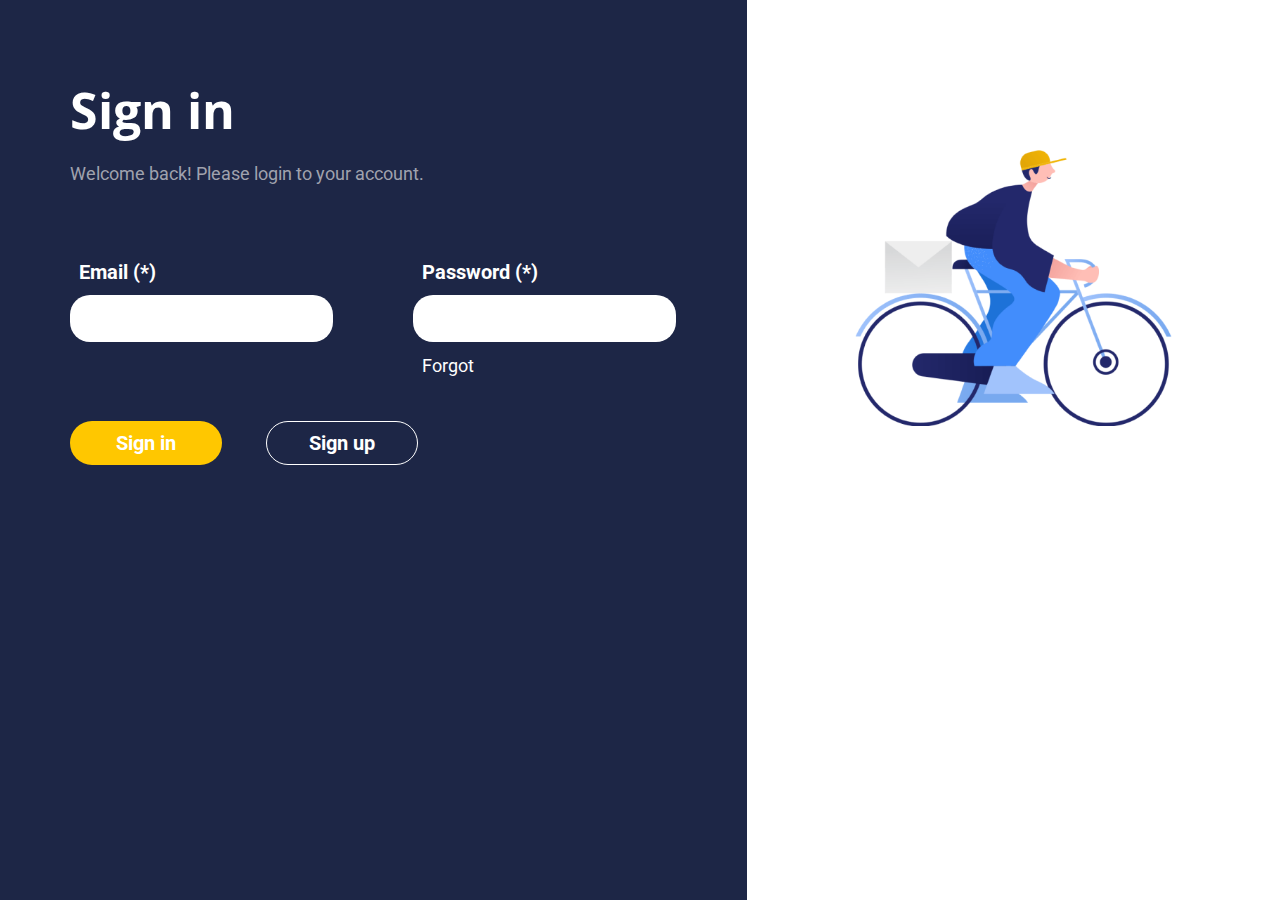
<file: bài 5/index.html>
<!DOCTYPE html>
<html lang="en">
  <head>
    <meta charset="UTF-8" />
    <meta http-equiv="X-UA-Compatible" content="IE=edge" />
    <meta name="viewport" content="width=device-width, initial-scale=1.0" />
    <title>Sign up</title>
    <!--  -->

    
    <link rel="stylesheet" href="style.css" />
    <link rel="shortcut icon" href="favicon.png" type="image/x-icon" />
  </head>
  <body>
    <div class="app">
      <div class="wrapper-left">
        <form action="">
          <h1 class="title">Sign in</h1>
          <p class="welcome">Welcome back! Please login to your account.</p>
          <div class="wrapper-input">
            <div class="form-gr email">
              <label for="">Email (*)</label>
              <input type="email" name="" id="" />
            </div>
            <div class="form-gr password">
              <label for="">Password (*)</label>
              <input type="text" name="" id="" />
              <a class="forgot-password">Forgot</a>
            </div>
          </div>
          
          <div class="wrapper-button">
            <button class="btn sign-in">Sign in</button>
            <button class="btn sign-up"> Sign up</button>
          </div>
        </form>
      </div>
      <div class="wrapper-right">
        <img src="./signup-background.png" alt="" />
      </div>
    </div>
  </body>
</html>
</file>
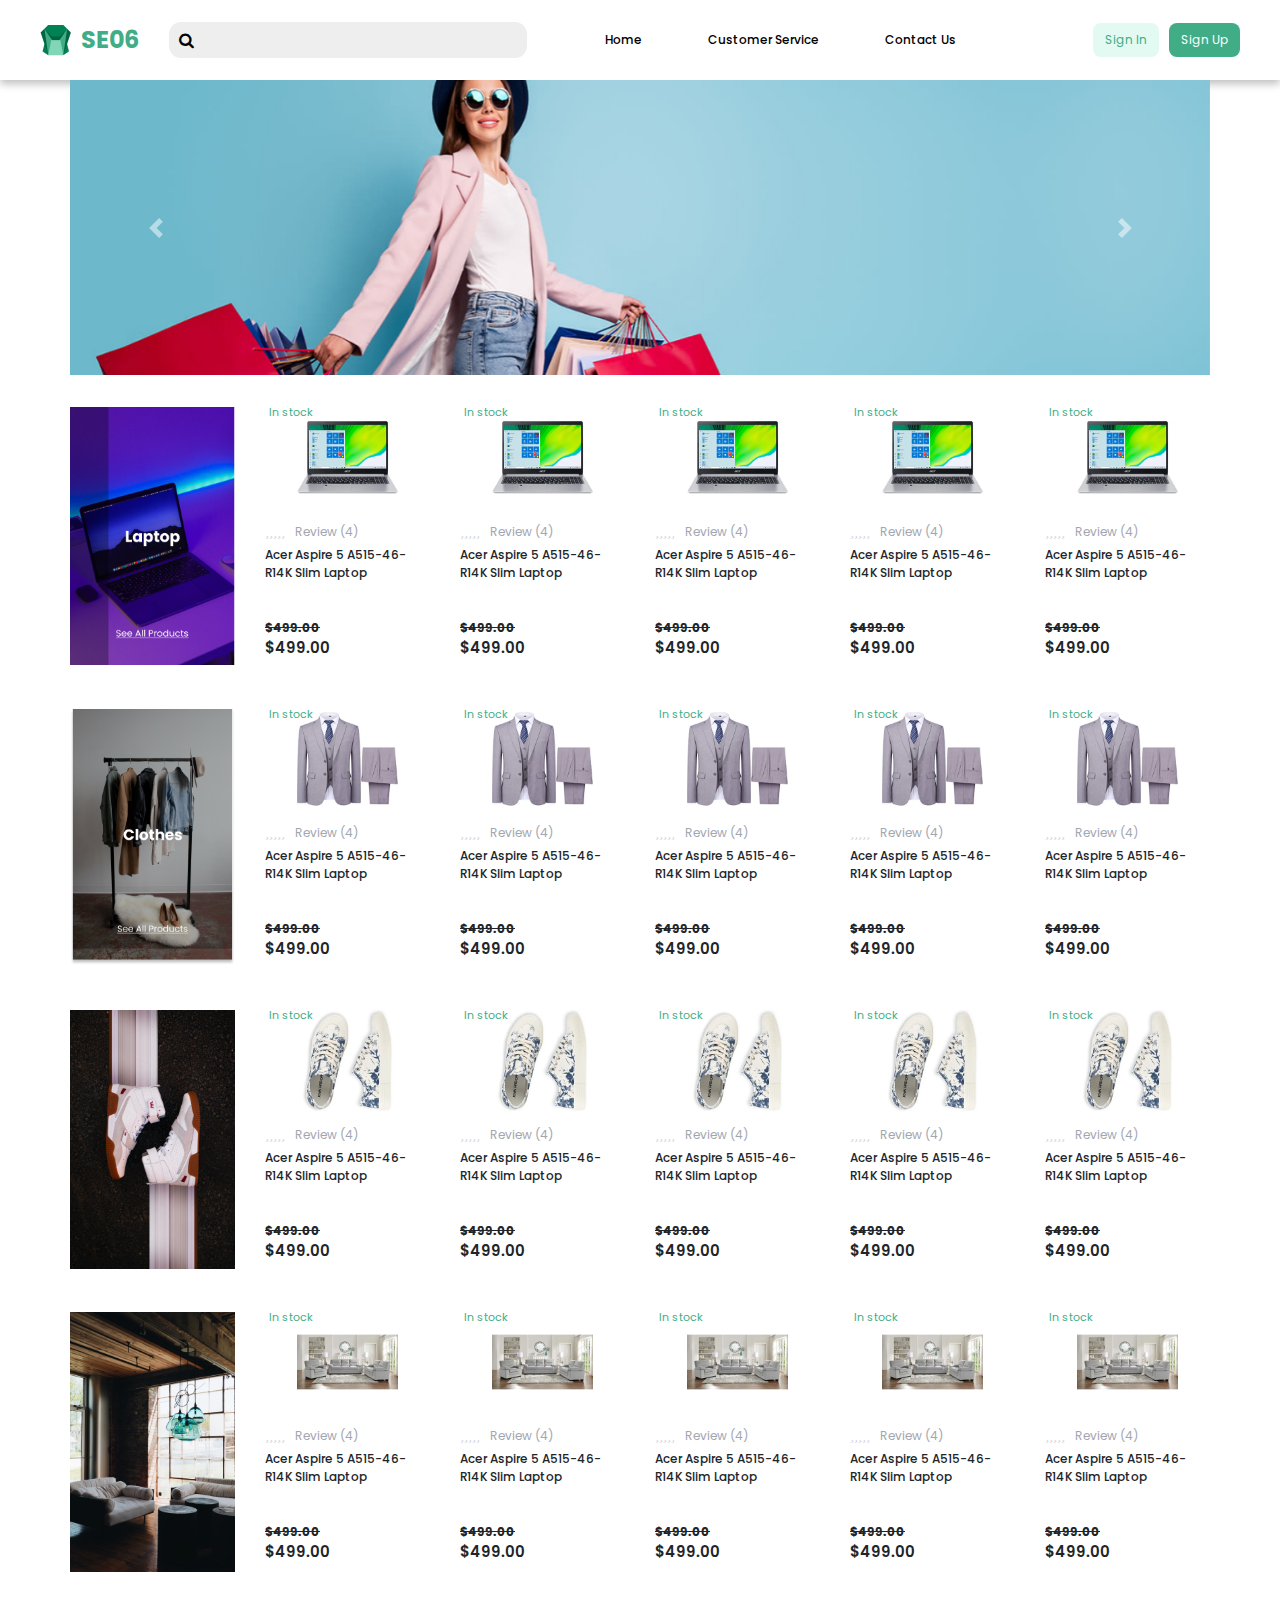
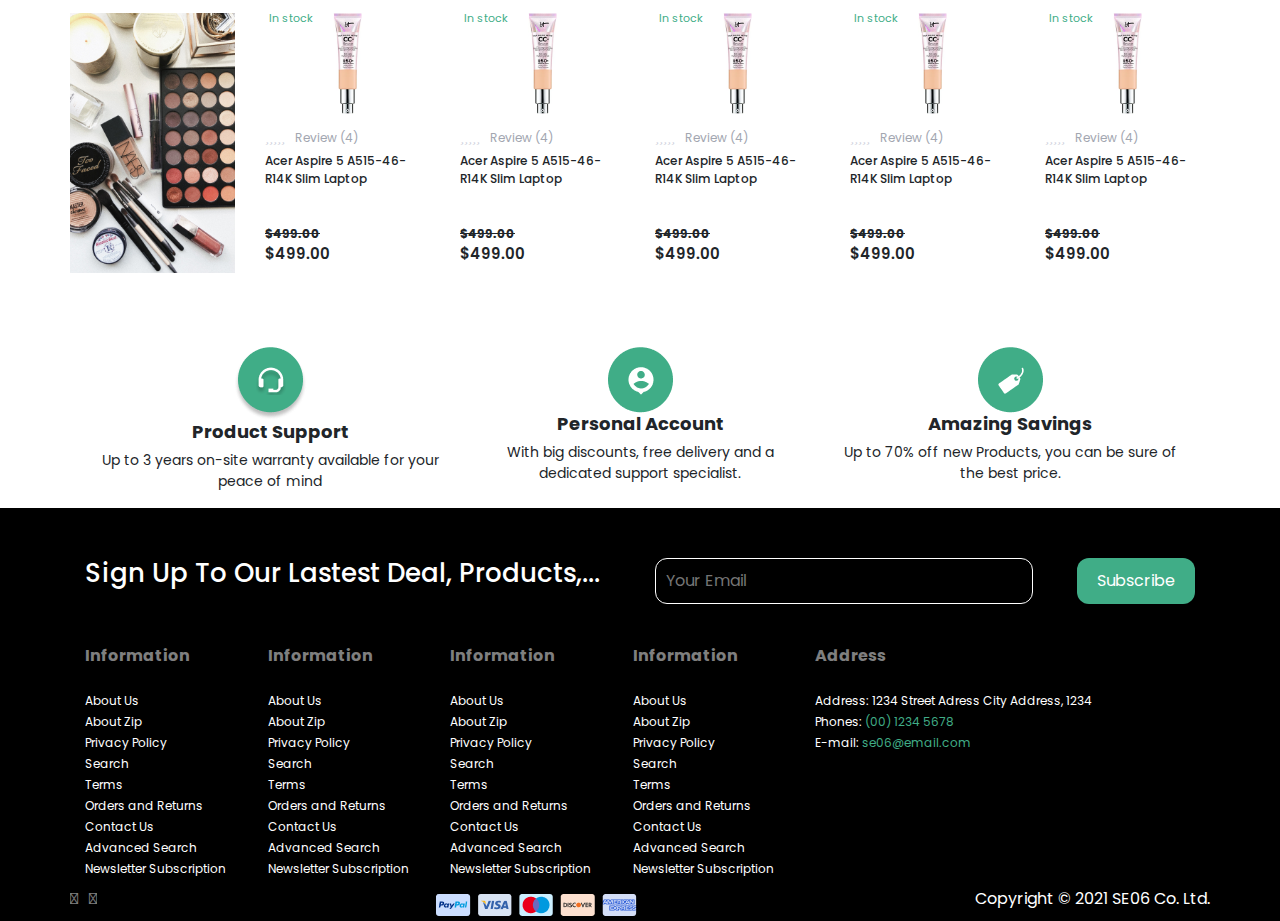
<file: bài 7/index.html>
<!DOCTYPE html>
<html lang="en">

<head>
    <meta charset="UTF-8">
    <meta http-equiv="X-UA-Compatible" content="IE=edge">
    <meta name="viewport" content="width=device-width, initial-scale=1.0">
    <title>Bài 7</title>
    <!-- CDN BS4 -->
    <link rel="stylesheet" href="https://maxcdn.bootstrapcdn.com/bootstrap/4.0.0/css/bootstrap.min.css"
        integrity="sha384-Gn5384xqQ1aoWXA+058RXPxPg6fy4IWvTNh0E263XmFcJlSAwiGgFAW/dAiS6JXm" crossorigin="anonymous">
    <script src="https://code.jquery.com/jquery-3.2.1.slim.min.js"
        integrity="sha384-KJ3o2DKtIkvYIK3UENzmM7KCkRr/rE9/Qpg6aAZGJwFDMVNA/GpGFF93hXpG5KkN"
        crossorigin="anonymous"></script>
    <script src="https://cdnjs.cloudflare.com/ajax/libs/popper.js/1.12.9/umd/popper.min.js"
        integrity="sha384-ApNbgh9B+Y1QKtv3Rn7W3mgPxhU9K/ScQsAP7hUibX39j7fakFPskvXusvfa0b4Q"
        crossorigin="anonymous"></script>
    <script src="https://maxcdn.bootstrapcdn.com/bootstrap/4.0.0/js/bootstrap.min.js"
        integrity="sha384-JZR6Spejh4U02d8jOt6vLEHfe/JQGiRRSQQxSfFWpi1MquVdAyjUar5+76PVCmYl"
        crossorigin="anonymous"></script>
    <link rel="stylesheet" href="https://cdnjs.cloudflare.com/ajax/libs/font-awesome/4.7.0/css/font-awesome.min.css">
    <!-- CDN Font Awesome -->
    <link rel="stylesheet" href="https://cdnjs.cloudflare.com/ajax/libs/font-awesome/6.0.0-beta3/css/all.min.css"
        integrity="sha512-Fo3rlrZj/k7ujTnHg4CGR2D7kSs0v4LLanw2qksYuRlEzO+tcaEPQogQ0KaoGN26/zrn20ImR1DfuLWnOo7aBA=="
        crossorigin="anonymous" referrerpolicy="no-referrer" />
    <!-- CDN Jquery -->
    <script src="https://code.jquery.com/jquery-3.6.0.js"
        integrity="sha256-H+K7U5CnXl1h5ywQfKtSj8PCmoN9aaq30gDh27Xc0jk=" crossorigin="anonymous"></script>

    <link rel="stylesheet" href="header.css">
    <link rel="stylesheet" href="style.css">
    <link rel="stylesheet" href="footer.css">
</head>

<body>
    <!-- nav -->
    <nav class="navbar navbar-expand-lg">
        <div class="nav-wrapper">
            <div class="navbar-branch">
                <div class="logo">
                    <img src="./img/logo.jpg" alt="">
                </div>
                <div class="company_name">
                    SE06
                </div>
            </div>
            <div class="search_bar">
                <input type="text" name="" id="">
                <i class="fa fa-search"></i>
            </div>
            <button class="navbar-toggler text-white font-weight-bold rounded" data-target="#navbar"
                aria-control="navbar" data-toggle="collapse" aria-controls="navbar">
                <i class="fa fa-bars"></i>
            </button>


            <div class="menu collapse navbar-collapse" id="navbar">
                <ul class="navbar-nav">
                    <li class="nav-item">
                        <div class=" d-b">
                            <input type="text" name="" id="">
                            <i class="fa fa-search"></i>
                        </div>
                    </li>
                    <li class="nav-item text-center">
                        <a href="index.html" class="nav-link">
                            Home
                        </a>
                    </li>
                    <li class="nav-item text-center">
                        <a href="" class="nav-link">
                            Customer Service
                        </a>
                    </li>
                    <li class="nav-item text-center">
                        <a href="" class="nav-link">
                            Contact Us
                        </a>
                    </li>
                    <li class="nav-item text-center d-n">
                        <a href="" class="nav-link">
                            Sign in
                        </a>
                    </li>
                    <li class="nav-item text-center d-n">
                        <a href="sign-up.html" class="nav-link">
                            Sign up
                        </a>
                    </li>
                </ul>
            </div>
            <div class="user_information">
                <div class="check">
                    <img src="./img/orders.jpg" alt="">
                </div>
                <div class="buy">
                    <img src="./img/Cart.jpg" alt="">
                </div>
                <button class="navbar-button nav-sign-in">
                    <a href="sign-in.html">Sign In  </a>
                </button>
                <button class="navbar-button nav-sign-up">
                    <a href="sign-up.html">Sign Up</a>
                </button>
            </div>
        </div>
    </nav>

    <!-- content -->
    <div class="container carousle-wrapper">
        <div id="carouselExampleControls" class="carousel slide" data-ride="carousel">
            <div class="carousel-inner">
              <div class="carousel-item active">
                <img src="./img/image 26.png" class="d-block w-100" alt="...">
              </div>
              <div class="carousel-item">
                <img src="./img/image 26.png" class="d-block w-100" alt="...">
              </div>
              <div class="carousel-item">
                <img src="./img/image 26.png" class="d-block w-100" alt="...">
              </div>
            </div>
            <a class="carousel-control-prev" href="#carouselExampleControls" role="button" data-slide="prev">
              <span class="carousel-control-prev-icon" aria-hidden="true"></span>
              <span class="sr-only">Previous</span>
            </a>
            <a class="carousel-control-next" href="#carouselExampleControls" role="button" data-slide="next">
              <span class="carousel-control-next-icon" aria-hidden="true"></span>
              <span class="sr-only">Next</span>
            </a>
        </div>
    </div>

    <div class="shop container">
        <div class="row laptop">
            <div class="col-xl-2 col-lg-2  col-md-4 col-sm-3 col-4 co-1">
                <img src="./img/laptop.png" alt="" class="title-img">
            </div>            
            <div class="col-xl-2 col-lg-2 col-md-2 col-sm-3 col-4 co-2">
                <div class="check-pr">
                    <i class="fa-solid fa-circle-check"></i>
                    <p>In stock</p>
                </div>
                <img src="./img/laptop-pr.png" alt="" class="sm-img">
                <div class="review">
                    <i class="fa-solid fa-star"></i>
                    <i class="fa-solid fa-star"></i>
                    <i class="fa-solid fa-star"></i>
                    <i class="fa-solid fa-star"></i >
                    <i class="fa-solid fa-star"></i>
                    <p>Review (4)</p>
                </div>
                <div class="name-pr">
                    Acer Aspire 5 A515-46-R14K Slim Laptop 
                </div>
                <div class="price">
                    <div class="real">
                        $499.00
                    </div>
                    <div class="sale">
                        $499.00
                    </div>
                </div>
            </div>
            <div class="col-xl-2 col-lg-2 col-md-2 col-sm-3 col-4 co-3 ">
                <div class="check-pr">
                    <i class="fa-solid fa-circle-check"></i>
                    <p>In stock</p>
                </div>
                <img src="./img/laptop-pr.png" alt="" class="sm-img">
                <div class="review">
                    <i class="fa-solid fa-star"></i>
                    <i class="fa-solid fa-star"></i>
                    <i class="fa-solid fa-star"></i>
                    <i class="fa-solid fa-star"></i>
                    <i class="fa-solid fa-star"></i>
                    <p>Review (4)</p>
                </div>
                <div class="name-pr">
                    Acer Aspire 5 A515-46-R14K Slim Laptop 
                </div>
                <div class="price">
                    <div class="real">
                        $499.00
                    </div>
                    <div class="sale">
                        $499.00
                    </div>
                </div>
            </div>
            <div class="col-xl-2 col-lg-2 col-md-2 col-sm-3 co-4 ">
                <div class="check-pr">
                    <i class="fa-solid fa-circle-check"></i>
                    <p>In stock</p>
                </div>
                <img src="./img/laptop-pr.png" alt="" class="sm-img">
                <div class="review">
                    <i class="fa-solid fa-star"></i>
                    <i class="fa-solid fa-star"></i>
                    <i class="fa-solid fa-star"></i>
                    <i class="fa-solid fa-star"></i>
                    <i class="fa-solid fa-star"></i>
                    <p>Review (4)</p>
                </div>
                <div class="name-pr">
                    Acer Aspire 5 A515-46-R14K Slim Laptop 
                </div>
                <div class="price">
                    <div class="real">
                        $499.00
                    </div>
                    <div class="sale">
                        $499.00
                    </div>
                </div>
            </div>
            <div class="col-xl-2 col-lg-2 col-md-2 co-5 ">
                <div class="check-pr">
                    <i class="fa-solid fa-circle-check"></i>
                    <p>In stock</p>
                </div>
                <img src="./img/laptop-pr.png" alt="" class="sm-img">
                <div class="review">
                    <i class="fa-solid fa-star"></i>
                    <i class="fa-solid fa-star"></i>
                    <i class="fa-solid fa-star"></i>
                    <i class="fa-solid fa-star"></i>
                    <i class="fa-solid fa-star"></i>
                    <p>Review (4)</p>
                </div>
                <div class="name-pr">
                    Acer Aspire 5 A515-46-R14K Slim Laptop 
                </div>
                <div class="price">
                    <div class="real">
                        $499.00
                    </div>
                    <div class="sale">
                        $499.00
                    </div>
                </div>
            </div>
            <div class="col-xl-2 col-lg-2 col-md-2 co-6 ">
                <div class="check-pr">
                    <i class="fa-solid fa-circle-check"></i>
                    <p>In stock</p>
                </div>
                <img src="./img/laptop-pr.png" alt="" class="sm-img">
                <div class="review">
                    <i class="fa-solid fa-star"></i>
                    <i class="fa-solid fa-star"></i>
                    <i class="fa-solid fa-star"></i>
                    <i class="fa-solid fa-star"></i>
                    <i class="fa-solid fa-star"></i>
                    <p>Review (4)</p>
                </div>
                <div class="name-pr">
                    Acer Aspire 5 A515-46-R14K Slim Laptop 
                </div>
                <div class="price">
                    <div class="real">
                        $499.00
                    </div>
                    <div class="sale">
                        $499.00
                    </div>
                </div>
            </div>
        </div>
        <div class="row clothes">
            <div class="col-xl-2 col-lg-2  col-md-4 col-sm-3 col-4 co-1">
                <img src="./img/clothes.png" alt="" class="title-img">
            </div>            
            <div class="col-xl-2 col-lg-2 col-md-2 col-sm-3 col-4 co-2">
                <div class="check-pr">
                    <i class="fa-solid fa-circle-check"></i>
                    <p>In stock</p>
                </div>
                <img src="./img/clothes-pr.png" alt="" class="sm-img">
                <div class="review">
                    <i class="fa-solid fa-star"></i>
                    <i class="fa-solid fa-star"></i>
                    <i class="fa-solid fa-star"></i>
                    <i class="fa-solid fa-star"></i>
                    <i class="fa-solid fa-star"></i>
                    <p>Review (4)</p>
                </div>
                <div class="name-pr">
                    Acer Aspire 5 A515-46-R14K Slim Laptop 
                </div>
                <div class="price">
                    <div class="real">
                        $499.00
                    </div>
                    <div class="sale">
                        $499.00
                    </div>
                </div>
            </div>
            <div class="col-xl-2 col-lg-2 col-md-2 col-sm-3 col-4 co-3 ">
                <div class="check-pr">
                    <i class="fa-solid fa-circle-check"></i>
                    <p>In stock</p>
                </div>
                <img src="./img/clothes-pr.png" alt="" class="sm-img">
                <div class="review">
                    <i class="fa-solid fa-star"></i>
                    <i class="fa-solid fa-star"></i>
                    <i class="fa-solid fa-star"></i>
                    <i class="fa-solid fa-star"></i>
                    <i class="fa-solid fa-star"></i>
                    <p>Review (4)</p>
                </div>
                <div class="name-pr">
                    Acer Aspire 5 A515-46-R14K Slim Laptop 
                </div>
                <div class="price">
                    <div class="real">
                        $499.00
                    </div>
                    <div class="sale">
                        $499.00
                    </div>
                </div>
            </div>
            <div class="col-xl-2 col-lg-2 col-md-2 col-sm-3 co-4 ">
                <div class="check-pr">
                    <i class="fa-solid fa-circle-check"></i>
                    <p>In stock</p>
                </div>
                <img src="./img/clothes-pr.png" alt="" class="sm-img">
                <div class="review">
                    <i class="fa-solid fa-star"></i>
                    <i class="fa-solid fa-star"></i>
                    <i class="fa-solid fa-star"></i>
                    <i class="fa-solid fa-star"></i>
                    <i class="fa-solid fa-star"></i>
                    <p>Review (4)</p>
                </div>
                <div class="name-pr">
                    Acer Aspire 5 A515-46-R14K Slim Laptop 
                </div>
                <div class="price">
                    <div class="real">
                        $499.00
                    </div>
                    <div class="sale">
                        $499.00
                    </div>
                </div>
            </div>
            <div class="col-xl-2 col-lg-2 col-md-2 co-5 ">
                <div class="check-pr">
                    <i class="fa-solid fa-circle-check"></i>
                    <p>In stock</p>
                </div>
                <img src="./img/clothes-pr.png" alt="" class="sm-img">
                <div class="review">
                    <i class="fa-solid fa-star"></i>
                    <i class="fa-solid fa-star"></i>
                    <i class="fa-solid fa-star"></i>
                    <i class="fa-solid fa-star"></i>
                    <i class="fa-solid fa-star"></i>
                    <p>Review (4)</p>
                </div>
                <div class="name-pr">
                    Acer Aspire 5 A515-46-R14K Slim Laptop 
                </div>
                <div class="price">
                    <div class="real">
                        $499.00
                    </div>
                    <div class="sale">
                        $499.00
                    </div>
                </div>
            </div>
            <div class="col-xl-2 col-lg-2 col-md-2 co-6 ">
                <div class="check-pr">
                    <i class="fa-solid fa-circle-check"></i>
                    <p>In stock</p>
                </div>
                <img src="./img/clothes-pr.png" alt="" class="sm-img">
                <div class="review">
                    <i class="fa-solid fa-star"></i>
                    <i class="fa-solid fa-star"></i>
                    <i class="fa-solid fa-star"></i>
                    <i class="fa-solid fa-star"></i>
                    <i class="fa-solid fa-star"></i>
                    <p>Review (4)</p>
                </div>
                <div class="name-pr">
                    Acer Aspire 5 A515-46-R14K Slim Laptop 
                </div>
                <div class="price">
                    <div class="real">
                        $499.00
                    </div>
                    <div class="sale">
                        $499.00
                    </div>
                </div>
            </div>
        </div>
        <div class="row shoe">
            <div class="col-xl-2 col-lg-2  col-md-4 col-sm-3 col-4 co-1">
                <img src="./img/shoe.jpg" alt="" class="title-img">
            </div>            
            <div class="col-xl-2 col-lg-2 col-md-2 col-sm-3 col-4 co-2">
                <div class="check-pr">
                    <i class="fa-solid fa-circle-check"></i>
                    <p>In stock</p>
                </div>
                <img src="./img/shoe-pr.png" alt="" class="sm-img">
                <div class="review">
                    <i class="fa-solid fa-star"></i>
                    <i class="fa-solid fa-star"></i>
                    <i class="fa-solid fa-star"></i>
                    <i class="fa-solid fa-star"></i>
                    <i class="fa-solid fa-star"></i>
                    <p>Review (4)</p>
                </div>
                <div class="name-pr">
                    Acer Aspire 5 A515-46-R14K Slim Laptop 
                </div>
                <div class="price">
                    <div class="real">
                        $499.00
                    </div>
                    <div class="sale">
                        $499.00
                    </div>
                </div>
            </div>
            <div class="col-xl-2 col-lg-2 col-md-2 col-sm-3 col-4 co-3 ">
                <div class="check-pr">
                    <i class="fa-solid fa-circle-check"></i>
                    <p>In stock</p>
                </div>
                <img src="./img/shoe-pr.png" alt="" class="sm-img">
                <div class="review">
                    <i class="fa-solid fa-star"></i>
                    <i class="fa-solid fa-star"></i>
                    <i class="fa-solid fa-star"></i>
                    <i class="fa-solid fa-star"></i>
                    <i class="fa-solid fa-star"></i>
                    <p>Review (4)</p>
                </div>
                <div class="name-pr">
                    Acer Aspire 5 A515-46-R14K Slim Laptop 
                </div>
                <div class="price">
                    <div class="real">
                        $499.00
                    </div>
                    <div class="sale">
                        $499.00
                    </div>
                </div>
            </div>
            <div class="col-xl-2 col-lg-2 col-md-2 col-sm-3 co-4 ">
                <div class="check-pr">
                    <i class="fa-solid fa-circle-check"></i>
                    <p>In stock</p>
                </div>
                <img src="./img/shoe-pr.png" alt="" class="sm-img">
                <div class="review">
                    <i class="fa-solid fa-star"></i>
                    <i class="fa-solid fa-star"></i>
                    <i class="fa-solid fa-star"></i>
                    <i class="fa-solid fa-star"></i>
                    <i class="fa-solid fa-star"></i>
                    <p>Review (4)</p>
                </div>
                <div class="name-pr">
                    Acer Aspire 5 A515-46-R14K Slim Laptop 
                </div>
                <div class="price">
                    <div class="real">
                        $499.00
                    </div>
                    <div class="sale">
                        $499.00
                    </div>
                </div>
            </div>
            <div class="col-xl-2 col-lg-2 col-md-2 co-5 ">
                <div class="check-pr">
                    <i class="fa-solid fa-circle-check"></i>
                    <p>In stock</p>
                </div>
                <img src="./img/shoe-pr.png" alt="" class="sm-img">
                <div class="review">
                    <i class="fa-solid fa-star"></i>
                    <i class="fa-solid fa-star"></i>
                    <i class="fa-solid fa-star"></i>
                    <i class="fa-solid fa-star"></i>
                    <i class="fa-solid fa-star"></i>
                    <p>Review (4)</p>
                </div>
                <div class="name-pr">
                    Acer Aspire 5 A515-46-R14K Slim Laptop 
                </div>
                <div class="price">
                    <div class="real">
                        $499.00
                    </div>
                    <div class="sale">
                        $499.00
                    </div>
                </div>
            </div>
            <div class="col-xl-2 col-lg-2 col-md-2 co-6 ">
                <div class="check-pr">
                    <i class="fa-solid fa-circle-check"></i>
                    <p>In stock</p>
                </div>
                <img src="./img/shoe-pr.png" alt="" class="sm-img">
                <div class="review">
                    <i class="fa-solid fa-star"></i>
                    <i class="fa-solid fa-star"></i>
                    <i class="fa-solid fa-star"></i>
                    <i class="fa-solid fa-star"></i>
                    <i class="fa-solid fa-star"></i>
                    <p>Review (4)</p>
                </div>
                <div class="name-pr">
                    Acer Aspire 5 A515-46-R14K Slim Laptop 
                </div>
                <div class="price">
                    <div class="real">
                        $499.00
                    </div>
                    <div class="sale">
                        $499.00
                    </div>
                </div>
            </div>
        </div>
        <div class="row ">
            <div class="col-xl-2 col-lg-2  col-md-4 col-sm-3 col-4 co-1">
                <img src="./img/house.jpg" alt="" class="title-img">
            </div>            
            <div class="col-xl-2 col-lg-2 col-md-2 col-sm-3 col-4 co-2">
                <div class="check-pr">
                    <i class="fa-solid fa-circle-check"></i>
                    <p>In stock</p>
                </div>
                <img src="./img/house-pr.jpg" alt="" class="sm-img">
                <div class="review">
                    <i class="fa-solid fa-star"></i>
                    <i class="fa-solid fa-star"></i>
                    <i class="fa-solid fa-star"></i>
                    <i class="fa-solid fa-star"></i>
                    <i class="fa-solid fa-star"></i>
                    <p>Review (4)</p>
                </div>
                <div class="name-pr">
                    Acer Aspire 5 A515-46-R14K Slim Laptop 
                </div>
                <div class="price">
                    <div class="real">
                        $499.00
                    </div>
                    <div class="sale">
                        $499.00
                    </div>
                </div>
            </div>
            <div class="col-xl-2 col-lg-2 col-md-2 col-sm-3 col-4 co-3 ">
                <div class="check-pr">
                    <i class="fa-solid fa-circle-check"></i>
                    <p>In stock</p>
                </div>
                <img src="./img/house-pr.jpg" alt="" class="sm-img">
                <div class="review">
                    <i class="fa-solid fa-star"></i>
                    <i class="fa-solid fa-star"></i>
                    <i class="fa-solid fa-star"></i>
                    <i class="fa-solid fa-star"></i>
                    <i class="fa-solid fa-star"></i>
                    <p>Review (4)</p>
                </div>
                <div class="name-pr">
                    Acer Aspire 5 A515-46-R14K Slim Laptop 
                </div>
                <div class="price">
                    <div class="real">
                        $499.00
                    </div>
                    <div class="sale">
                        $499.00
                    </div>
                </div>
            </div>
            <div class="col-xl-2 col-lg-2 col-md-2 col-sm-3 co-4 ">
                <div class="check-pr">
                    <i class="fa-solid fa-circle-check"></i>
                    <p>In stock</p>
                </div>
                <img src="./img/house-pr.jpg" alt="" class="sm-img">
                <div class="review">
                    <i class="fa-solid fa-star"></i>
                    <i class="fa-solid fa-star"></i>
                    <i class="fa-solid fa-star"></i>
                    <i class="fa-solid fa-star"></i>
                    <i class="fa-solid fa-star"></i>
                    <p>Review (4)</p>
                </div>
                <div class="name-pr">
                    Acer Aspire 5 A515-46-R14K Slim Laptop 
                </div>
                <div class="price">
                    <div class="real">
                        $499.00
                    </div>
                    <div class="sale">
                        $499.00
                    </div>
                </div>
            </div>
            <div class="col-xl-2 col-lg-2 col-md-2 co-5 ">
                <div class="check-pr">
                    <i class="fa-solid fa-circle-check"></i>
                    <p>In stock</p>
                </div>
                <img src="./img/house-pr.jpg" alt="" class="sm-img">
                <div class="review">
                    <i class="fa-solid fa-star"></i>
                    <i class="fa-solid fa-star"></i>
                    <i class="fa-solid fa-star"></i>
                    <i class="fa-solid fa-star"></i>
                    <i class="fa-solid fa-star"></i>
                    <p>Review (4)</p>
                </div>
                <div class="name-pr">
                    Acer Aspire 5 A515-46-R14K Slim Laptop 
                </div>
                <div class="price">
                    <div class="real">
                        $499.00
                    </div>
                    <div class="sale">
                        $499.00
                    </div>
                </div>
            </div>
            <div class="col-xl-2 col-lg-2 col-md-2 co-6 ">
                <div class="check-pr">
                    <i class="fa-solid fa-circle-check"></i>
                    <p>In stock</p>
                </div>
                <img src="./img/house-pr.jpg" alt="" class="sm-img">
                <div class="review">
                    <i class="fa-solid fa-star"></i>
                    <i class="fa-solid fa-star"></i>
                    <i class="fa-solid fa-star"></i>
                    <i class="fa-solid fa-star"></i>
                    <i class="fa-solid fa-star"></i>
                    <p>Review (4)</p>
                </div>
                <div class="name-pr">
                    Acer Aspire 5 A515-46-R14K Slim Laptop 
                </div>
                <div class="price">
                    <div class="real">
                        $499.00
                    </div>
                    <div class="sale">
                        $499.00
                    </div>
                </div>
            </div>
        </div>
        <div class="row cosmetic">
            <div class="col-xl-2 col-lg-2  col-md-4 col-sm-3 col-4 co-1">
                <img src="./img/cosmetic.jpg" alt="" class="title-img">
            </div>            
            <div class="col-xl-2 col-lg-2 col-md-2 col-sm-3 col-4 co-2">
                <div class="check-pr">
                    <i class="fa-solid fa-circle-check"></i>
                    <p>In stock</p>
                </div>
                <img src="./img/cosmetic-pr.png" alt="" class="sm-img">
                <div class="review">
                    <i class="fa-solid fa-star"></i>
                    <i class="fa-solid fa-star"></i>
                    <i class="fa-solid fa-star"></i>
                    <i class="fa-solid fa-star"></i>
                    <i class="fa-solid fa-star"></i>
                    <p>Review (4)</p>
                </div>
                <div class="name-pr">
                    Acer Aspire 5 A515-46-R14K Slim Laptop 
                </div>
                <div class="price">
                    <div class="real">
                        $499.00
                    </div>
                    <div class="sale">
                        $499.00
                    </div>
                </div>
            </div>
            <div class="col-xl-2 col-lg-2 col-md-2 col-sm-3 col-4 co-3 ">
                <div class="check-pr">
                    <i class="fa-solid fa-circle-check"></i>
                    <p>In stock</p>
                </div>
                <img src="./img/cosmetic-pr.png" alt="" class="sm-img">
                <div class="review">
                    <i class="fa-solid fa-star"></i>
                    <i class="fa-solid fa-star"></i>
                    <i class="fa-solid fa-star"></i>
                    <i class="fa-solid fa-star"></i>
                    <i class="fa-solid fa-star"></i>
                    <p>Review (4)</p>
                </div>
                <div class="name-pr">
                    Acer Aspire 5 A515-46-R14K Slim Laptop 
                </div>
                <div class="price">
                    <div class="real">
                        $499.00
                    </div>
                    <div class="sale">
                        $499.00
                    </div>
                </div>
            </div>
            <div class="col-xl-2 col-lg-2 col-md-2 col-sm-3 co-4 ">
                <div class="check-pr">
                    <i class="fa-solid fa-circle-check"></i>
                    <p>In stock</p>
                </div>
                <img src="./img/cosmetic-pr.png" alt="" class="sm-img">
                <div class="review">
                    <i class="fa-solid fa-star"></i>
                    <i class="fa-solid fa-star"></i>
                    <i class="fa-solid fa-star"></i>
                    <i class="fa-solid fa-star"></i>
                    <i class="fa-solid fa-star"></i>
                    <p>Review (4)</p>
                </div>
                <div class="name-pr">
                    Acer Aspire 5 A515-46-R14K Slim Laptop 
                </div>
                <div class="price">
                    <div class="real">
                        $499.00
                    </div>
                    <div class="sale">
                        $499.00
                    </div>
                </div>
            </div>
            <div class="col-xl-2 col-lg-2 col-md-2 co-5 ">
                <div class="check-pr">
                    <i class="fa-solid fa-circle-check"></i>
                    <p>In stock</p>
                </div>
                <img src="./img/cosmetic-pr.png" alt="" class="sm-img">
                <div class="review">
                    <i class="fa-solid fa-star"></i>
                    <i class="fa-solid fa-star"></i>
                    <i class="fa-solid fa-star"></i>
                    <i class="fa-solid fa-star"></i>
                    <i class="fa-solid fa-star"></i>
                    <p>Review (4)</p>
                </div>
                <div class="name-pr">
                    Acer Aspire 5 A515-46-R14K Slim Laptop 
                </div>
                <div class="price">
                    <div class="real">
                        $499.00
                    </div>
                    <div class="sale">
                        $499.00
                    </div>
                </div>
            </div>
            <div class="col-xl-2 col-lg-2 col-md-2 co-6 ">
                <div class="check-pr">
                    <i class="fa-solid fa-circle-check"></i>
                    <p>In stock</p>
                </div>
                <img src="./img/cosmetic-pr.png" alt="" class="sm-img">
                <div class="review">
                    <i class="fa-solid fa-star"></i>
                    <i class="fa-solid fa-star"></i>
                    <i class="fa-solid fa-star"></i>
                    <i class="fa-solid fa-star"></i>
                    <i class="fa-solid fa-star"></i>
                    <p>Review (4)</p>
                </div>
                <div class="name-pr">
                    Acer Aspire 5 A515-46-R14K Slim Laptop 
                </div>
                <div class="price">
                    <div class="real">
                        $499.00
                    </div>
                    <div class="sale">
                        $499.00
                    </div>
                </div>
            </div>
        </div>
    </div>

    <div class="container">
        <div class="row table">
            <div class="col-lg-4 col-12">
                <div class="support-avt avt">
                    <img src="./img/Support.png" alt="">
                </div>
                <div class="if">
                    <h1 class="if-title">
                        Product Support
                    </h1>
                    <p class="if-p">
                        Up to 3 years on-site warranty available for your peace of mind
                    </p>
                </div>
            </div>
            <div class="col-lg-4 col-12">
                <div class="acc-avt avt ">
                    <img src="./img/acc.png" alt="">
                </div>
                <div class="if">
                    <h1 class="if-title">
                        Personal Account
                    </h1>
                    <p class="if-p">
                        With big discounts, free delivery and a dedicated support specialist.
                    </p>
                </div>
            </div>
            <div class="col-lg-4 col-12">
                <div class="sale-avt avt">
                    <img src="./img/Saving.png" alt="">
                </div>
                <div class="if">
                    <h1 class="if-title">
                        Amazing Savings
                    </h1>
                    <p class="if-p">
                        Up to 70% off new Products, you can be sure of the best price.
                    </p>
                </div>
            </div>
        </div>
    </div>



    <!-- footer -->
    <div class="footer">
        <div class="container">
            <div class="row row-1">
                <div class="col-lg-6 col-12">
                    <h1 class="footer-title">Sign Up To Our Lastest Deal, Products,...</h1>
                </div>
                <div class="col-lg-6 col-12">
                    <input type="text" class="" placeholder="Your Email">
                    <div class="footer-button"><a href="">Subscribe</a></div>
                </div>
            </div>
            <div class="row infor-wrapper">
                <div class="col-sm-8 col-12 row">
                    <div class="col-3">
                        <p class="infor">Information</p>
                        <p class="infor-full"> <a href=""> About Us </a></p>
                        <p class="infor-full"> <a href=""> About Zip </a></p>
                        <p class="infor-full"> <a href=""> Privacy Policy</a></p>
                        <p class="infor-full"> <a href=""> Search</a></p>
                        <p class="infor-full"> <a href=""> Terms</a></p>
                        <p class="infor-full"> <a href=""> Orders and Returns</a></p>
                        <p class="infor-full"> <a href=""> Contact Us</a></p>
                        <p class="infor-full"> <a href=""> Advanced Search</a></p>
                        <p class="infor-full"> <a href=""> Newsletter Subscription</a></p>
                    </div>
                    <div class="col-3">
                        <p class="infor">Information</p>
                        <p class="infor-full"> <a href=""> About Us </a></p>
                        <p class="infor-full"> <a href=""> About Zip </a></p>
                        <p class="infor-full"> <a href=""> Privacy Policy</a></p>
                        <p class="infor-full"> <a href=""> Search</a></p>
                        <p class="infor-full"> <a href=""> Terms</a></p>
                        <p class="infor-full"> <a href=""> Orders and Returns</a></p>
                        <p class="infor-full"> <a href=""> Contact Us</a></p>
                        <p class="infor-full"> <a href=""> Advanced Search</a></p>
                        <p class="infor-full"> <a href=""> Newsletter Subscription</a></p>
                    </div>
                    <div class="col-3">
                        <p class="infor">Information</p>
                        <p class="infor-full"> <a href=""> About Us </a></p>
                        <p class="infor-full"> <a href=""> About Zip </a></p>
                        <p class="infor-full"> <a href=""> Privacy Policy</a></p>
                        <p class="infor-full"> <a href=""> Search</a></p>
                        <p class="infor-full"> <a href=""> Terms</a></p>
                        <p class="infor-full"> <a href=""> Orders and Returns</a></p>
                        <p class="infor-full"> <a href=""> Contact Us</a></p>
                        <p class="infor-full"> <a href=""> Advanced Search</a></p>
                        <p class="infor-full"> <a href=""> Newsletter Subscription</a></p>
                    </div>
                    <div class="col-3">
                        <p class="infor">Information</p>
                        <p class="infor-full"> <a href=""> About Us </a></p>
                        <p class="infor-full"> <a href=""> About Zip </a></p>
                        <p class="infor-full"> <a href=""> Privacy Policy</a></p>
                        <p class="infor-full"> <a href=""> Search</a></p>
                        <p class="infor-full"> <a href=""> Terms</a></p>
                        <p class="infor-full"> <a href=""> Orders and Returns</a></p>
                        <p class="infor-full"> <a href=""> Contact Us</a></p>
                        <p class="infor-full"> <a href=""> Advanced Search</a></p>
                        <p class="infor-full"> <a href=""> Newsletter Subscription</a></p>
                    </div>

                </div>
                <div class="col-sm-4 col-12">
                    <p class="infor">Address</p>
                    <p class="infor-full">Address: 1234 Street Adress City Address, 1234</p>
                    <p class="infor-full">Phones: <a href="">(00) 1234 5678</a> </p>
                    <p class="infor-full">E-mail: <a href="">se06@email.com</a> </p>
                </div>
            </div>
            <div class="row row-2">
                <div class="fb-ig">
                    <i class="fa-brands fa-facebook-square"></i>
                    <i class="fab fa-instagram"></i>
                </div>
                <div class="bank">
                    <div class="paypal">
                        <img src="./img/paypal.png" alt="">
                    </div>
                    <div class="visa">
                        <img src="./img/visa.png" alt="">
                    </div>
                    <div class="maestro">
                        <img src="./img/maestro.png" alt="">
                    </div>
                    <div class="discover">
                        <img src="./img/discover.png" alt="">
                    </div>
                    <div class="experess">
                        <img src="./img/american-express.png" alt="">
                    </div>
                </div>
                

                    Copyright © 2021 SE06 Co. Ltd.
                </div>
            </div>
        </div>
    </div>
</body>

</html>
</file>
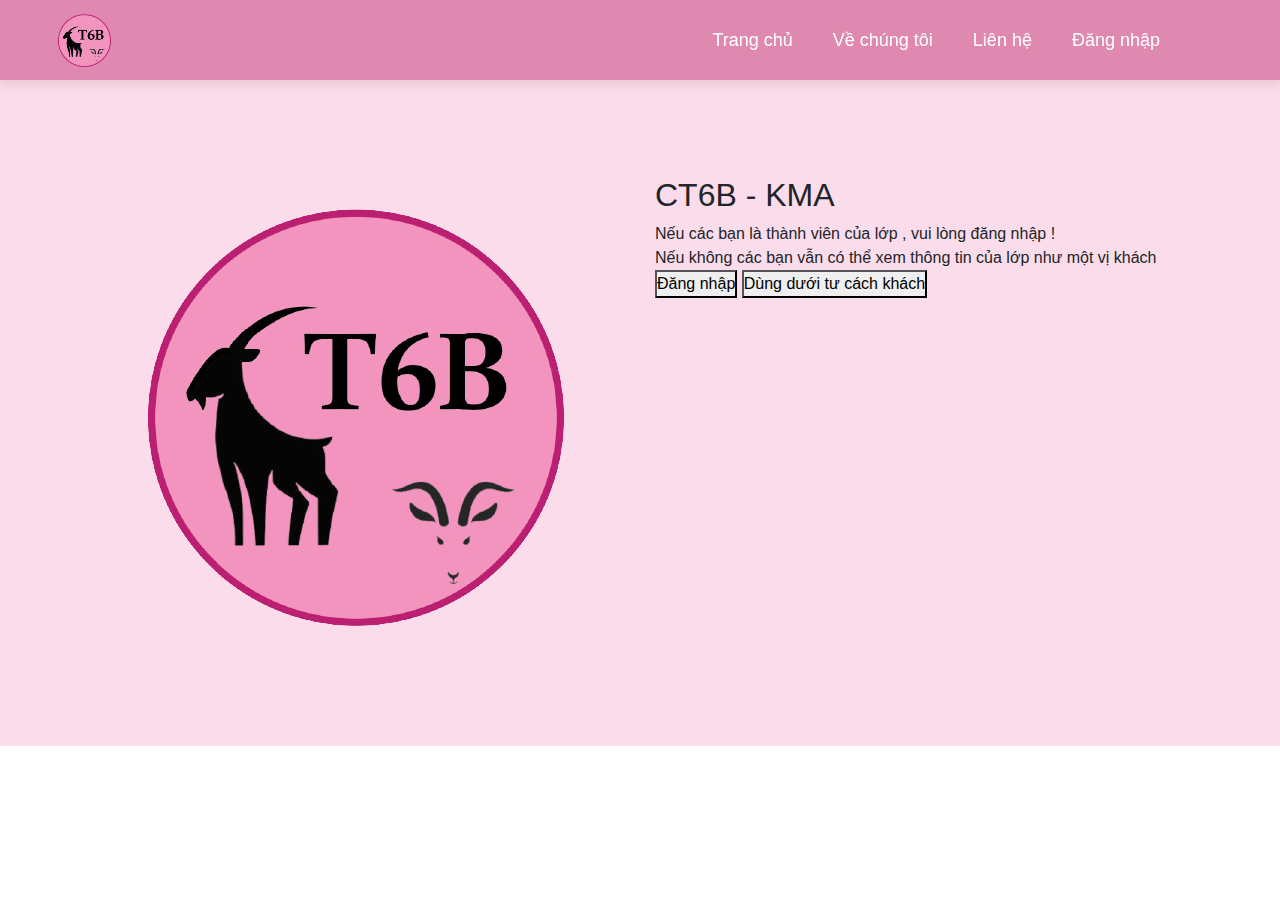
<file: KMA/index.html>
<!DOCTYPE html>
<html lang="en">
<head>
    <meta charset="UTF-8">
    <meta http-equiv="X-UA-Compatible" content="IE=edge">
    <meta name="viewport" content="width=device-width, initial-scale=1.0">
    <title>CT6B</title>
    <link rel="stylesheet" href="https://maxcdn.bootstrapcdn.com/bootstrap/4.0.0/css/bootstrap.min.css"
        integrity="sha384-Gn5384xqQ1aoWXA+058RXPxPg6fy4IWvTNh0E263XmFcJlSAwiGgFAW/dAiS6JXm" crossorigin="anonymous">
    <script src="https://code.jquery.com/jquery-3.2.1.slim.min.js"
        integrity="sha384-KJ3o2DKtIkvYIK3UENzmM7KCkRr/rE9/Qpg6aAZGJwFDMVNA/GpGFF93hXpG5KkN"
        crossorigin="anonymous"></script>
    <script src="https://cdnjs.cloudflare.com/ajax/libs/popper.js/1.12.9/umd/popper.min.js"
        integrity="sha384-ApNbgh9B+Y1QKtv3Rn7W3mgPxhU9K/ScQsAP7hUibX39j7fakFPskvXusvfa0b4Q"
        crossorigin="anonymous"></script>
    <script src="https://maxcdn.bootstrapcdn.com/bootstrap/4.0.0/js/bootstrap.min.js"
        integrity="sha384-JZR6Spejh4U02d8jOt6vLEHfe/JQGiRRSQQxSfFWpi1MquVdAyjUar5+76PVCmYl"
        crossorigin="anonymous"></script>
    <link rel="stylesheet" href="https://cdnjs.cloudflare.com/ajax/libs/font-awesome/4.7.0/css/font-awesome.min.css">
    <!-- CDN Font Awesome -->
    <link rel="stylesheet" href="https://cdnjs.cloudflare.com/ajax/libs/font-awesome/6.0.0-beta3/css/all.min.css" integrity="sha512-Fo3rlrZj/k7ujTnHg4CGR2D7kSs0v4LLanw2qksYuRlEzO+tcaEPQogQ0KaoGN26/zrn20ImR1DfuLWnOo7aBA==" crossorigin="anonymous" referrerpolicy="no-referrer" />
    <!-- CDN Jquery -->
    <script src="https://code.jquery.com/jquery-3.6.0.js"
        integrity="sha256-H+K7U5CnXl1h5ywQfKtSj8PCmoN9aaq30gDh27Xc0jk=" crossorigin="anonymous"></script>
    <link rel="stylesheet" href="./css/style.css">

</head>
<body>
    <nav class="navbar navbar-expand-md fixed-top bg-light">
        <div class="navbar-brand">
            <a href="index.html">
                <img src="./img/KMA-logo.png" alt="">
            </a>
        </div>
        <button class="navbar-toggler bg-primary text-white font-weight-bold rounded" data-target="#navbar"
                aria-control="navbar" data-toggle="collapse" aria-controls="navbar">
                MENU
                <i class="fa fa-bars"></i>
        </button>
        <div class=" collapse navbar-collapse menu " id="navbar">
            <ul class="navbar-nav">
                <li class="nav-item mx-0 mx-lg-1">
                    <a href="" class="nav-link  py-3 px-0 px-lg-3 rounded">Trang chủ</a>
                </li>
                <li class="nav-item mx-0 mx-lg-1">
                    <a href="" class="nav-link  py-3 px-0 px-lg-3 rounded">Về chúng tôi</a>
                </li>
                <li class="nav-item mx-0 mx-lg-1">
                    <a href="" class="nav-link  py-3 px-0 px-lg-3 rounded">Liên hệ</a>
                </li>
                <li class="nav-item mx-0 mx-lg-1">
                    <a href="" class="nav-link  py-3 px-0 px-lg-3 rounded">Đăng nhập</a>
                </li>
            </ul>
        </div>

    </nav>

    <div class="header-introduce">
        <div class="container">
            <div class="row">
                <div class="col-md-6">
                    <div class="header-logo">
                        <img src="./img/KMA-logo.png" alt="">
                    </div>
                </div>
                <div class="col-md-6">
                    <h2 class="title">
                        CT6B - KMA
                    </h2>
                    <div class="note__log">
                        Nếu các bạn là thành viên của lớp , vui lòng đăng nhập ! <br>
                        Nếu không các bạn vẫn có thể xem thông tin của lớp như một vị khách 
                    </div>
                    <div class="wrapper_button">
                        <button class="login_button">
                            Đăng nhập
                        </button>
                        <button class="guest_button">
                            Dùng dưới tư cách khách
                        </button>
                    </div>
                </div>
            </div>
        </div>
    </div>
</body>
</html>
</file>
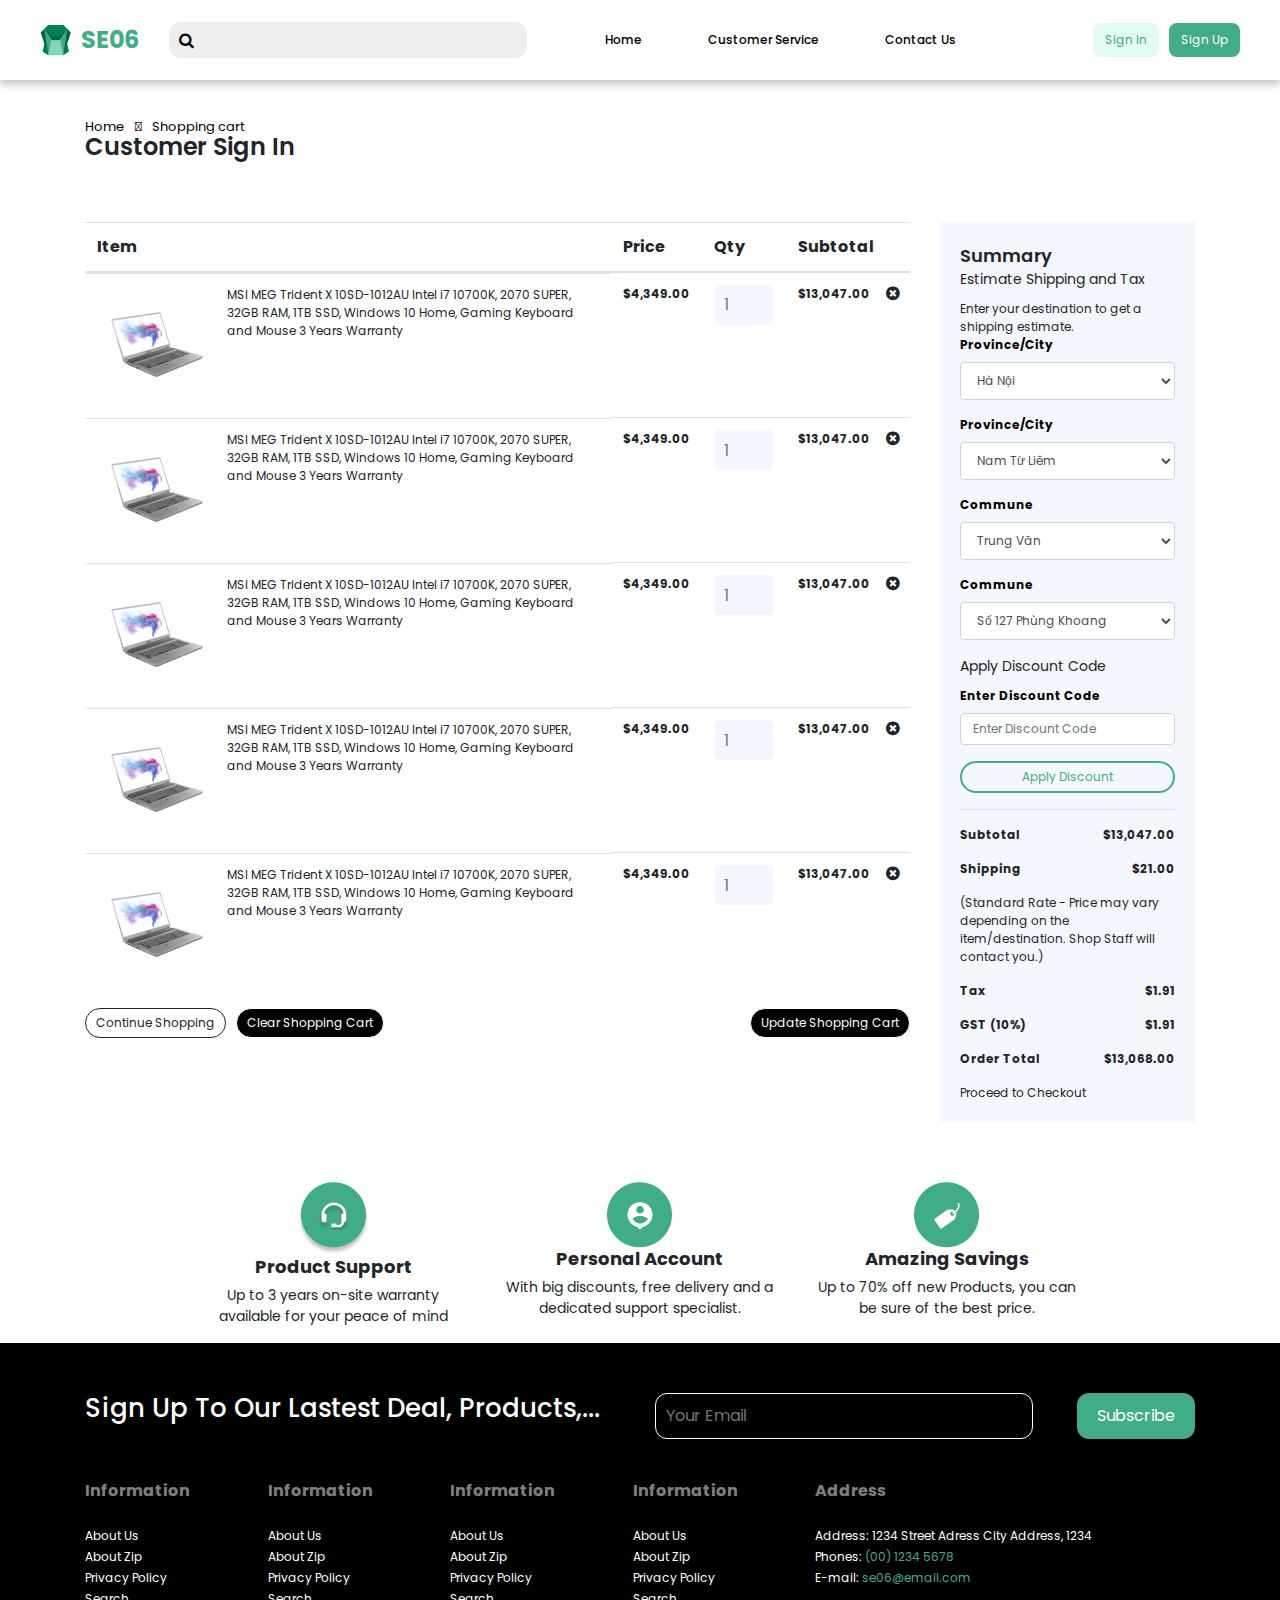
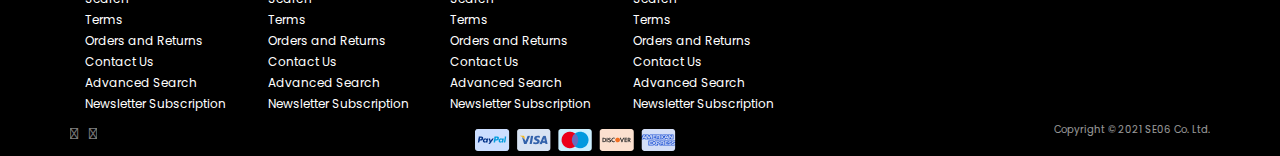
<file: bài 7/shopping-cart.html>
<!DOCTYPE html>
<html lang="en">

<head>
    <meta charset="UTF-8">
    <meta http-equiv="X-UA-Compatible" content="IE=edge">
    <meta name="viewport" content="width=device-width, initial-scale=1.0">
    <title>Bài 7</title>
    <!-- CDN BS4 -->
    <link rel="stylesheet" href="https://maxcdn.bootstrapcdn.com/bootstrap/4.0.0/css/bootstrap.min.css"
        integrity="sha384-Gn5384xqQ1aoWXA+058RXPxPg6fy4IWvTNh0E263XmFcJlSAwiGgFAW/dAiS6JXm" crossorigin="anonymous">
    <script src="https://code.jquery.com/jquery-3.2.1.slim.min.js"
        integrity="sha384-KJ3o2DKtIkvYIK3UENzmM7KCkRr/rE9/Qpg6aAZGJwFDMVNA/GpGFF93hXpG5KkN"
        crossorigin="anonymous"></script>
    <script src="https://cdnjs.cloudflare.com/ajax/libs/popper.js/1.12.9/umd/popper.min.js"
        integrity="sha384-ApNbgh9B+Y1QKtv3Rn7W3mgPxhU9K/ScQsAP7hUibX39j7fakFPskvXusvfa0b4Q"
        crossorigin="anonymous"></script>
    <script src="https://maxcdn.bootstrapcdn.com/bootstrap/4.0.0/js/bootstrap.min.js"
        integrity="sha384-JZR6Spejh4U02d8jOt6vLEHfe/JQGiRRSQQxSfFWpi1MquVdAyjUar5+76PVCmYl"
        crossorigin="anonymous"></script>
    <link rel="stylesheet" href="https://cdnjs.cloudflare.com/ajax/libs/font-awesome/4.7.0/css/font-awesome.min.css">
    <!-- CDN Font Awesome -->
    <link rel="stylesheet" href="https://cdnjs.cloudflare.com/ajax/libs/font-awesome/6.0.0-beta3/css/all.min.css"
        integrity="sha512-Fo3rlrZj/k7ujTnHg4CGR2D7kSs0v4LLanw2qksYuRlEzO+tcaEPQogQ0KaoGN26/zrn20ImR1DfuLWnOo7aBA=="
        crossorigin="anonymous" referrerpolicy="no-referrer" />
    <!-- CDN Jquery -->
    <script src="https://code.jquery.com/jquery-3.6.0.js"
        integrity="sha256-H+K7U5CnXl1h5ywQfKtSj8PCmoN9aaq30gDh27Xc0jk=" crossorigin="anonymous"></script>

    <link rel="stylesheet" href="header.css">
    <link rel="stylesheet" href="style.css">
    <link rel="stylesheet" href="footer.css">
</head>

<body>
    <!-- nav -->
    <nav class="navbar navbar-expand-lg">
        <div class="nav-wrapper">
            <div class="navbar-branch">
                <div class="logo">
                    <img src="./img/logo.jpg" alt="">
                </div>
                <div class="company_name">
                    SE06
                </div>
            </div>
            <div class="search_bar">
                <input type="text" name="" id="">
                <i class="fa fa-search"></i>
            </div>
            <button class="navbar-toggler text-white font-weight-bold rounded" data-target="#navbar"
                aria-control="navbar" data-toggle="collapse" aria-controls="navbar">
                <i class="fa fa-bars"></i>
            </button>


            <div class="menu collapse navbar-collapse" id="navbar">
                <ul class="navbar-nav">
                    <li class="nav-item">
                        <div class=" d-b">
                            <input type="text" name="" id="">
                            <i class="fa fa-search"></i>
                        </div>
                    </li>
                    <li class="nav-item text-center">
                        <a href="index.html" class="nav-link">
                            Home
                        </a>
                    </li>
                    <li class="nav-item text-center">
                        <a href="" class="nav-link">
                            Customer Service
                        </a>
                    </li>
                    <li class="nav-item text-center">
                        <a href="" class="nav-link">
                            Contact Us
                        </a>
                    </li>
                    <li class="nav-item text-center d-n">
                        <a href="" class="nav-link">
                            Sign in
                        </a>
                    </li>
                    <li class="nav-item text-center d-n">
                        <a href="sign-up.html" class="nav-link">
                            Sign up
                        </a>
                    </li>
                </ul>
            </div>
            <div class="user_information">
                <div class="check">
                    <img src="./img/orders.jpg" alt="">
                </div>
                <div class="buy">
                    <img src="./img/Cart.jpg" alt="">
                </div>
                <button class="navbar-button nav-sign-in">
                    <a href="sign-in.html">Sign In  </a>
                </button>
                <button class="navbar-button nav-sign-up">
                    <a href="sign-up.html">Sign Up</a>
                </button>
            </div>
        </div>
    </nav>

    <div class="container content">
        <div class="link-active">
            <a href="index.html">Home</a>
            <i class="fas fa-chevron-right"></i>
            <a href="shopping-cart.html">Shopping cart</a>
        </div>
        <h2 class="title">
            Customer Sign In
        </h2>
        <div class="row shopping-cart">
            <div class="col-xl-9 col-12">
                <table class="table table-hover">
                    <thead>
                      <tr>
                        <th>Item</th>
                        <th>Price</th>
                        <th>Qty</th>
                        <th>Subtotal</th>
                        <th></th>
                      </tr>
                    </thead>
                    <tbody>
                      <tr>
                        <td class="item">
                            <img src="./img/image 52.jpg" alt="">
                            <p>                        
                                MSI MEG Trident X 10SD-1012AU Intel i7 10700K, 2070 SUPER, 32GB RAM, 1TB SSD, Windows 10 Home, Gaming Keyboard and Mouse 3 Years Warranty
                            </p>
                        </td>
                        <td class="price">
                            $4,349.00
                        </td>
                        <td class="qty">
                            <input type="number" name="" id="" placeholder="1">
                        </td>
                        <td class="subtotal">
                            $13,047.00
                        </td>
                        <td class="icon">
                            <i class="fa fa-times-circle"></i>
                            <i class="fa fa-pen"></i>
                        </td>
                      </tr>
                      <tr>
                        <td class="item">
                            <img src="./img/image 52.jpg" alt="">
                            <p>                        
                                MSI MEG Trident X 10SD-1012AU Intel i7 10700K, 2070 SUPER, 32GB RAM, 1TB SSD, Windows 10 Home, Gaming Keyboard and Mouse 3 Years Warranty
                            </p>
                        </td>
                        <td class="price">
                            $4,349.00
                        </td>
                        <td class="qty">
                            <input type="number" name="" id="" placeholder="1">
                        </td>
                        <td class="subtotal">
                            $13,047.00
                        </td>
                        <td class="icon">
                            <i class="fa fa-times-circle"></i>
                            <i class="fa fa-pen"></i>
                        </td>
                      </tr>
                      <tr>
                        <td class="item">
                            <img src="./img/image 52.jpg" alt="">
                            <p>                        
                                MSI MEG Trident X 10SD-1012AU Intel i7 10700K, 2070 SUPER, 32GB RAM, 1TB SSD, Windows 10 Home, Gaming Keyboard and Mouse 3 Years Warranty
                            </p>
                        </td>
                        <td class="price">
                            $4,349.00
                        </td>
                        <td class="qty">
                            <input type="number" name="" id="" placeholder="1">
                        </td>
                        <td class="subtotal">
                            $13,047.00
                        </td>
                        <td class="icon">
                            <i class="fa fa-times-circle"></i>
                            <i class="fa fa-pen"></i>
                        </td>
                      </tr>
                      <tr>
                        <td class="item">
                            <img src="./img/image 52.jpg" alt="">
                            <p>                        
                                MSI MEG Trident X 10SD-1012AU Intel i7 10700K, 2070 SUPER, 32GB RAM, 1TB SSD, Windows 10 Home, Gaming Keyboard and Mouse 3 Years Warranty
                            </p>
                        </td>
                        <td class="price">
                            $4,349.00
                        </td>
                        <td class="qty">
                            <input type="number" name="" id="" placeholder="1">
                        </td>
                        <td class="subtotal">
                            $13,047.00
                        </td>
                        <td class="icon">
                            <i class="fa fa-times-circle"></i>
                            <i class="fa fa-pen"></i>
                        </td>
                      </tr>
                      <tr>
                        <td class="item">
                            <img src="./img/image 52.jpg" alt="">
                            <p>                        
                                MSI MEG Trident X 10SD-1012AU Intel i7 10700K, 2070 SUPER, 32GB RAM, 1TB SSD, Windows 10 Home, Gaming Keyboard and Mouse 3 Years Warranty
                            </p>
                        </td>
                        <td class="price">
                            $4,349.00
                        </td>
                        <td class="qty">
                            <input type="number" name="" id="" placeholder="1">
                        </td>
                        <td class="subtotal">
                            $13,047.00
                        </td>
                        <td class="icon">
                            <i class="fa fa-times-circle"></i>
                            <i class="fa fa-pen"></i>
                        </td>
                      </tr>
                    </tbody>
                  </table>
                  <div class="wrapper-shopping-cart">
                      <div class="wrapper-shopping-action">
                          <div class="continue">
                            Continue Shopping
                          </div>
                          <div class="clear">
                            Clear Shopping Cart
                          </div>
                      </div>
                      <div class="update">
                        Update Shopping Cart
                      </div>
                  </div>
            </div>
            <div class="col-xl-3 col-12">
                <form action="">
                    <div class="title-form">
                        Summary
                    </div>
                    <div class="note-2">
                        Estimate Shipping and Tax
                    </div>
                    <div class="note">
                        Enter your destination to get a shipping estimate.
                    </div>
                    <div class="form-group">
                        <label for="">Province/City </label>
                        <select name="" id="" class="form-control">
                            <option value="">Hà Nội </option>
                        </select>
                    </div>
                    <div class="form-group">
                        <label for="">Province/City </label>
                        <select name="" id="" class="form-control">
                            <option value="">Nam Từ Liêm </option>
                        </select>
                    </div>
                    <div class="form-group">
                        <label for="">Commune </label>
                        <select name="" id="" class="form-control">
                            <option value="">Trung Văn </option>
                        </select>
                    </div>
                    <div class="form-group">
                        <label for="">Commune </label>
                        <select name="" id="" class="form-control">
                            <option value="">Số 127 Phùng Khoang </option>
                        </select>
                    </div>
                    <div class="note-2">
                        Apply Discount Code
                    </div>
                    <div class="form-group">
                        <label for="">Enter Discount Code </label>
                        <input type="text" name="" id="" placeholder="Enter Discount Code" class="form-control">
                    </div>
                    <div class="discount">
                        Apply Discount
                    </div>
                    <hr>
                    <div class="caculator">
                        <p>Subtotal</p>
                        <p>$13,047.00</p>
                    </div>
                    <div class="caculator">
                        <p>Shipping </p>
                        <p>$21.00</p>
                    </div>
                    <p class="note-3">
                        (Standard Rate - Price may vary depending on the item/destination. Shop Staff will contact you.)
                    </p>
                    <div class="caculator">
                        <p>Tax</p>
                        <p>$1.91</p>
                    </div>
                    <div class="caculator">
                        <p>GST (10%)</p>
                        <p>$1.91</p>
                    </div>
                    <div class="caculator">
                        <p>Order Total</p>
                        <p>$13,068.00</p>
                    </div>
                    <div class="checkout">
                        Proceed to Checkout
                    </div>
            </div>
        </div>
    </div>
    <div class="container">
        <div class="row table-1">
            <div class="col-lg-4 col-12">
                <div class="support-avt avt">
                    <img src="./img/Support.png" alt="">
                </div>
                <div class="if">
                    <h1 class="if-title">
                        Product Support
                    </h1>
                    <p class="if-p">
                        Up to 3 years on-site warranty available for your peace of mind
                    </p>
                </div>
            </div>
            <div class="col-lg-4 col-12">
                <div class="acc-avt avt ">
                    <img src="./img/acc.png" alt="">
                </div>
                <div class="if">
                    <h1 class="if-title">
                        Personal Account
                    </h1>
                    <p class="if-p">
                        With big discounts, free delivery and a dedicated support specialist.
                    </p>
                </div>
            </div>
            <div class="col-lg-4 col-12">
                <div class="sale-avt avt">
                    <img src="./img/Saving.png" alt="">
                </div>
                <div class="if">
                    <h1 class="if-title">
                        Amazing Savings
                    </h1>
                    <p class="if-p">
                        Up to 70% off new Products, you can be sure of the best price.
                    </p>
                </div>
            </div>
        </div>
    </div>
    <div class="footer">
        <div class="container">
            <div class="row row-1">
                <div class="col-lg-6 col-12">
                    <h1 class="footer-title">Sign Up To Our Lastest Deal, Products,...</h1>
                </div>
                <div class="col-lg-6 col-12">
                    <input type="text" class="" placeholder="Your Email">
                    <div class="footer-button"><a href="">Subscribe</a></div>
                </div>
            </div>
            <div class="row infor-wrapper">
                <div class="col-sm-8 col-12 row">
                    <div class="col-3">
                        <p class="infor">Information</p>
                        <p class="infor-full"> <a href=""> About Us </a></p>
                        <p class="infor-full"> <a href=""> About Zip </a></p>
                        <p class="infor-full"> <a href=""> Privacy Policy</a></p>
                        <p class="infor-full"> <a href=""> Search</a></p>
                        <p class="infor-full"> <a href=""> Terms</a></p>
                        <p class="infor-full"> <a href=""> Orders and Returns</a></p>
                        <p class="infor-full"> <a href=""> Contact Us</a></p>
                        <p class="infor-full"> <a href=""> Advanced Search</a></p>
                        <p class="infor-full"> <a href=""> Newsletter Subscription</a></p>
                    </div>
                    <div class="col-3">
                        <p class="infor">Information</p>
                        <p class="infor-full"> <a href=""> About Us </a></p>
                        <p class="infor-full"> <a href=""> About Zip </a></p>
                        <p class="infor-full"> <a href=""> Privacy Policy</a></p>
                        <p class="infor-full"> <a href=""> Search</a></p>
                        <p class="infor-full"> <a href=""> Terms</a></p>
                        <p class="infor-full"> <a href=""> Orders and Returns</a></p>
                        <p class="infor-full"> <a href=""> Contact Us</a></p>
                        <p class="infor-full"> <a href=""> Advanced Search</a></p>
                        <p class="infor-full"> <a href=""> Newsletter Subscription</a></p>
                    </div>
                    <div class="col-3">
                        <p class="infor">Information</p>
                        <p class="infor-full"> <a href=""> About Us </a></p>
                        <p class="infor-full"> <a href=""> About Zip </a></p>
                        <p class="infor-full"> <a href=""> Privacy Policy</a></p>
                        <p class="infor-full"> <a href=""> Search</a></p>
                        <p class="infor-full"> <a href=""> Terms</a></p>
                        <p class="infor-full"> <a href=""> Orders and Returns</a></p>
                        <p class="infor-full"> <a href=""> Contact Us</a></p>
                        <p class="infor-full"> <a href=""> Advanced Search</a></p>
                        <p class="infor-full"> <a href=""> Newsletter Subscription</a></p>
                    </div>
                    <div class="col-3">
                        <p class="infor">Information</p>
                        <p class="infor-full"> <a href=""> About Us </a></p>
                        <p class="infor-full"> <a href=""> About Zip </a></p>
                        <p class="infor-full"> <a href=""> Privacy Policy</a></p>
                        <p class="infor-full"> <a href=""> Search</a></p>
                        <p class="infor-full"> <a href=""> Terms</a></p>
                        <p class="infor-full"> <a href=""> Orders and Returns</a></p>
                        <p class="infor-full"> <a href=""> Contact Us</a></p>
                        <p class="infor-full"> <a href=""> Advanced Search</a></p>
                        <p class="infor-full"> <a href=""> Newsletter Subscription</a></p>
                    </div>

                </div>
                <div class="col-sm-4 col-12">
                    <p class="infor">Address</p>
                    <p class="infor-full">Address: 1234 Street Adress City Address, 1234</p>
                    <p class="infor-full">Phones: <a href="">(00) 1234 5678</a> </p>
                    <p class="infor-full">E-mail: <a href="">se06@email.com</a> </p>
                </div>
            </div>
            <div class="row row-2">
                <div class="fb-ig">
                    <i class="fa-brands fa-facebook-square"></i>
                    <i class="fab fa-instagram"></i>
                </div>
                <div class="bank">
                    <div class="paypal">
                        <img src="./img/paypal.png" alt="">
                    </div>
                    <div class="visa">
                        <img src="./img/visa.png" alt="">
                    </div>
                    <div class="maestro">
                        <img src="./img/maestro.png" alt="">
                    </div>
                    <div class="discover">
                        <img src="./img/discover.png" alt="">
                    </div>
                    <div class="experess">
                        <img src="./img/american-express.png" alt="">
                    </div>
                </div>
                <div class="coppy-right">
                    Copyright © 2021 SE06 Co. Ltd.
                </div>
            </div>
        </div>
</body>
</file>
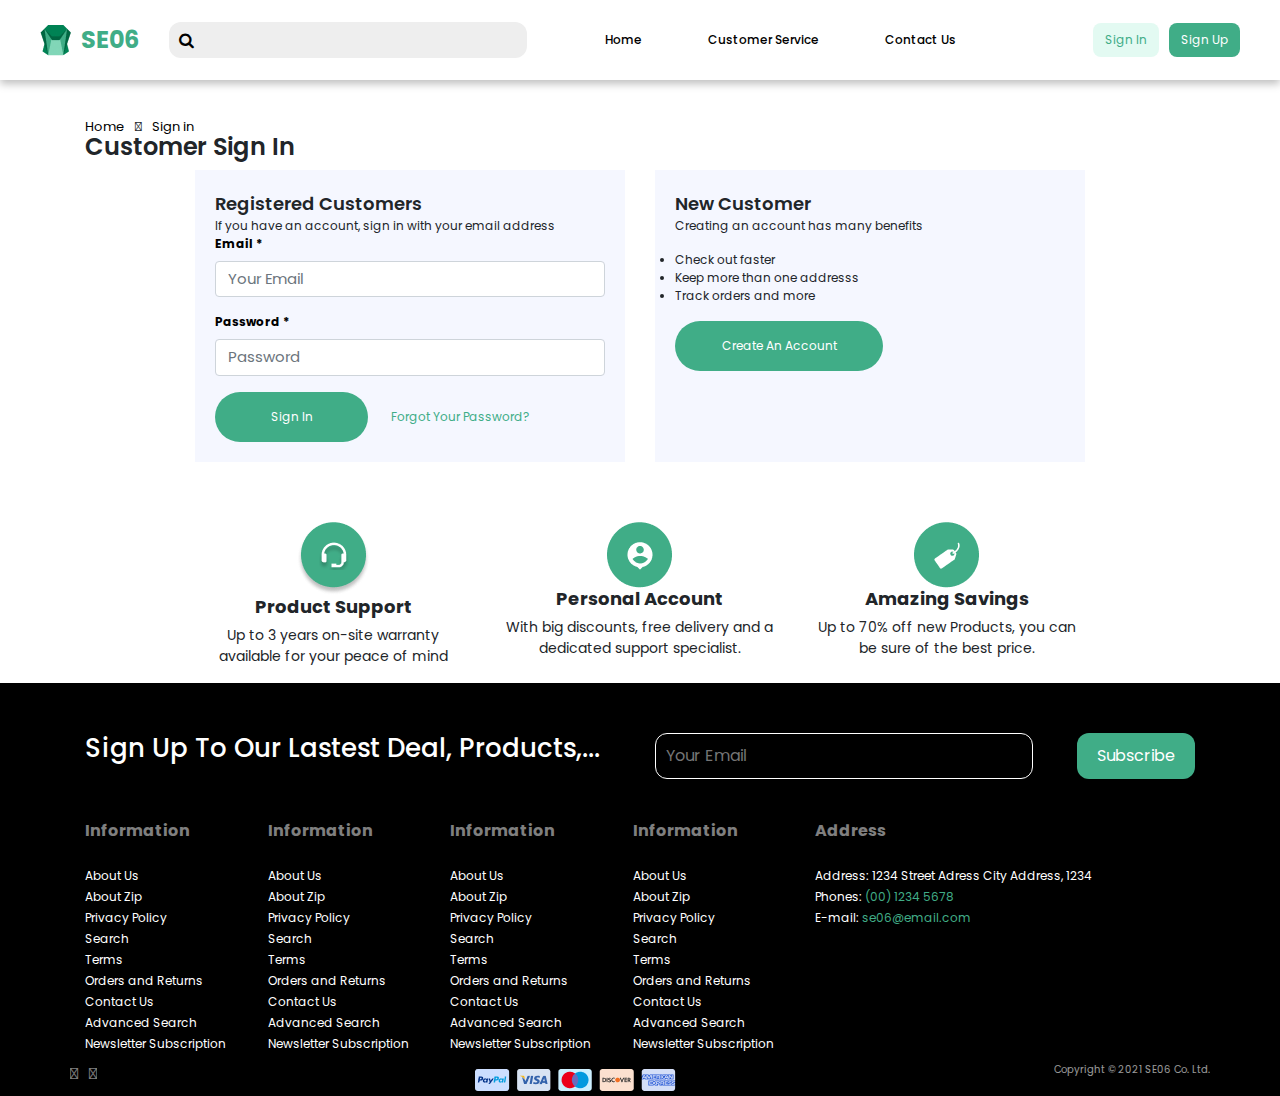
<file: bài 7/sign-in.html>
<!DOCTYPE html>
<html lang="en">

<head>
    <meta charset="UTF-8">
    <meta http-equiv="X-UA-Compatible" content="IE=edge">
    <meta name="viewport" content="width=device-width, initial-scale=1.0">
    <title>Bài 7</title>
    <!-- CDN BS4 -->
    <link rel="stylesheet" href="https://maxcdn.bootstrapcdn.com/bootstrap/4.0.0/css/bootstrap.min.css"
        integrity="sha384-Gn5384xqQ1aoWXA+058RXPxPg6fy4IWvTNh0E263XmFcJlSAwiGgFAW/dAiS6JXm" crossorigin="anonymous">
    <script src="https://code.jquery.com/jquery-3.2.1.slim.min.js"
        integrity="sha384-KJ3o2DKtIkvYIK3UENzmM7KCkRr/rE9/Qpg6aAZGJwFDMVNA/GpGFF93hXpG5KkN"
        crossorigin="anonymous"></script>
    <script src="https://cdnjs.cloudflare.com/ajax/libs/popper.js/1.12.9/umd/popper.min.js"
        integrity="sha384-ApNbgh9B+Y1QKtv3Rn7W3mgPxhU9K/ScQsAP7hUibX39j7fakFPskvXusvfa0b4Q"
        crossorigin="anonymous"></script>
    <script src="https://maxcdn.bootstrapcdn.com/bootstrap/4.0.0/js/bootstrap.min.js"
        integrity="sha384-JZR6Spejh4U02d8jOt6vLEHfe/JQGiRRSQQxSfFWpi1MquVdAyjUar5+76PVCmYl"
        crossorigin="anonymous"></script>
    <link rel="stylesheet" href="https://cdnjs.cloudflare.com/ajax/libs/font-awesome/4.7.0/css/font-awesome.min.css">
    <!-- CDN Font Awesome -->
    <link rel="stylesheet" href="https://cdnjs.cloudflare.com/ajax/libs/font-awesome/6.0.0-beta3/css/all.min.css"
        integrity="sha512-Fo3rlrZj/k7ujTnHg4CGR2D7kSs0v4LLanw2qksYuRlEzO+tcaEPQogQ0KaoGN26/zrn20ImR1DfuLWnOo7aBA=="
        crossorigin="anonymous" referrerpolicy="no-referrer" />
    <!-- CDN Jquery -->
    <script src="https://code.jquery.com/jquery-3.6.0.js"
        integrity="sha256-H+K7U5CnXl1h5ywQfKtSj8PCmoN9aaq30gDh27Xc0jk=" crossorigin="anonymous"></script>

    <link rel="stylesheet" href="header.css">
    <link rel="stylesheet" href="style.css">
    <link rel="stylesheet" href="footer.css">
</head>

<body>
    <!-- nav -->
    <nav class="navbar navbar-expand-lg">
        <div class="nav-wrapper">
            <div class="navbar-branch">
                <div class="logo">
                    <img src="./img/logo.jpg" alt="">
                </div>
                <div class="company_name">
                    SE06
                </div>
            </div>
            <div class="search_bar">
                <input type="text" name="" id="">
                <i class="fa fa-search"></i>
            </div>
            <button class="navbar-toggler text-white font-weight-bold rounded" data-target="#navbar"
                aria-control="navbar" data-toggle="collapse" aria-controls="navbar">
                <i class="fa fa-bars"></i>
            </button>


            <div class="menu collapse navbar-collapse" id="navbar">
                <ul class="navbar-nav">
                    <li class="nav-item">
                        <div class=" d-b">
                            <input type="text" name="" id="">
                            <i class="fa fa-search"></i>
                        </div>
                    </li>
                    <li class="nav-item text-center">
                        <a href="index.html" class="nav-link">
                            Home
                        </a>
                    </li>
                    <li class="nav-item text-center">
                        <a href="" class="nav-link">
                            Customer Service
                        </a>
                    </li>
                    <li class="nav-item text-center">
                        <a href="" class="nav-link">
                            Contact Us
                        </a>
                    </li>
                    <li class="nav-item text-center d-n">
                        <a href="" class="nav-link">
                            Sign in
                        </a>
                    </li>
                    <li class="nav-item text-center d-n">
                        <a href="sign-up.html" class="nav-link">
                            Sign up
                        </a>
                    </li>
                </ul>
            </div>
            <div class="user_information">
                <div class="check">
                    <img src="./img/orders.jpg" alt="">
                </div>
                <div class="buy">
                    <img src="./img/Cart.jpg" alt="">
                </div>
                <button class="navbar-button nav-sign-in">
                    <a href="sign-in.html">Sign In</a>
                </button>
                <button class="navbar-button nav-sign-up">
                    <a href="sign-up.html">Sign Up</a>
                </button>
            </div>
        </div>
    </nav>

    <!-- content -->
    <div class="container content">
        <div class="link-active">
            <a href="index.html">Home</a>
            <i class="fas fa-chevron-right"></i>
            <a href="sign-in.html">Sign in</a>
        </div>
        <h2 class="title">
            Customer Sign In
        </h2>
        <div class="row">
            <div class="col-lg-6 col-12">
                <form action="" class="sign-in">
                    <div class="title-form">
                        Registered Customers
                    </div>
                    <div class="note">
                        If you have an account, sign in with your email address
                    </div>
                    <div class="form-group">
                        <label for="">Email *</label>
                        <input type="text" class="form-control" placeholder="Your Email">
                    </div>
                    <div class="form-group">
                        <label for="">Password *</label>
                        <input type="" class="form-control" placeholder="Password">
                    </div>
                    <div class="wrapper-button">
                        <button class="sign-in btn-act">
                            Sign In
                        </button>
                        <a href="" class="forgot-password"> Forgot Your Password?</a>
                    </div>
                </form>
            </div>
            <div class="col-lg-6 col-12">
                <form action="" class="sign-up">
                    <div class="title-form">
                        New Customer
                    </div>
                    <div class="help">
                        <p> Creating an account has many benefits</p>
                        <ul>
                            <li>Check out faster</li>
                            <li>Keep more than one addresss</li>
                            <li>Track orders and more</li>
                        </ul>
                    </div>
                    <button class="sign-up btn-act">
                        <a href="sign-up.html">Create An Account</a>
                    </button>
                </form>
            </div>
        </div>
    </div>
    <div class="container">
        <div class="row table-1">
            <div class="col-lg-4 col-12">
                <div class="support-avt avt">
                    <img src="./img/Support.png" alt="">
                </div>
                <div class="if">
                    <h1 class="if-title">
                        Product Support
                    </h1>
                    <p class="if-p">
                        Up to 3 years on-site warranty available for your peace of mind
                    </p>
                </div>
            </div>
            <div class="col-lg-4 col-12">
                <div class="acc-avt avt ">
                    <img src="./img/acc.png" alt="">
                </div>
                <div class="if">
                    <h1 class="if-title">
                        Personal Account
                    </h1>
                    <p class="if-p">
                        With big discounts, free delivery and a dedicated support specialist.
                    </p>
                </div>
            </div>
            <div class="col-lg-4 col-12">
                <div class="sale-avt avt">
                    <img src="./img/Saving.png" alt="">
                </div>
                <div class="if">
                    <h1 class="if-title">
                        Amazing Savings
                    </h1>
                    <p class="if-p">
                        Up to 70% off new Products, you can be sure of the best price.
                    </p>
                </div>
            </div>
        </div>
    </div>



    <!-- footer -->
    <div class="footer">
        <div class="container">
            <div class="row row-1">
                <div class="col-lg-6 col-12">
                    <h1 class="footer-title">Sign Up To Our Lastest Deal, Products,...</h1>
                </div>
                <div class="col-lg-6 col-12">
                    <input type="text" class="" placeholder="Your Email">
                    <div class="footer-button"><a href="">Subscribe</a></div>
                </div>
            </div>
            <div class="row infor-wrapper">
                <div class="col-sm-8 col-12 row">
                    <div class="col-3">
                        <p class="infor">Information</p>
                        <p class="infor-full"> <a href=""> About Us </a></p>
                        <p class="infor-full"> <a href=""> About Zip </a></p>
                        <p class="infor-full"> <a href=""> Privacy Policy</a></p>
                        <p class="infor-full"> <a href=""> Search</a></p>
                        <p class="infor-full"> <a href=""> Terms</a></p>
                        <p class="infor-full"> <a href=""> Orders and Returns</a></p>
                        <p class="infor-full"> <a href=""> Contact Us</a></p>
                        <p class="infor-full"> <a href=""> Advanced Search</a></p>
                        <p class="infor-full"> <a href=""> Newsletter Subscription</a></p>
                    </div>
                    <div class="col-3">
                        <p class="infor">Information</p>
                        <p class="infor-full"> <a href=""> About Us </a></p>
                        <p class="infor-full"> <a href=""> About Zip </a></p>
                        <p class="infor-full"> <a href=""> Privacy Policy</a></p>
                        <p class="infor-full"> <a href=""> Search</a></p>
                        <p class="infor-full"> <a href=""> Terms</a></p>
                        <p class="infor-full"> <a href=""> Orders and Returns</a></p>
                        <p class="infor-full"> <a href=""> Contact Us</a></p>
                        <p class="infor-full"> <a href=""> Advanced Search</a></p>
                        <p class="infor-full"> <a href=""> Newsletter Subscription</a></p>
                    </div>
                    <div class="col-3">
                        <p class="infor">Information</p>
                        <p class="infor-full"> <a href=""> About Us </a></p>
                        <p class="infor-full"> <a href=""> About Zip </a></p>
                        <p class="infor-full"> <a href=""> Privacy Policy</a></p>
                        <p class="infor-full"> <a href=""> Search</a></p>
                        <p class="infor-full"> <a href=""> Terms</a></p>
                        <p class="infor-full"> <a href=""> Orders and Returns</a></p>
                        <p class="infor-full"> <a href=""> Contact Us</a></p>
                        <p class="infor-full"> <a href=""> Advanced Search</a></p>
                        <p class="infor-full"> <a href=""> Newsletter Subscription</a></p>
                    </div>
                    <div class="col-3">
                        <p class="infor">Information</p>
                        <p class="infor-full"> <a href=""> About Us </a></p>
                        <p class="infor-full"> <a href=""> About Zip </a></p>
                        <p class="infor-full"> <a href=""> Privacy Policy</a></p>
                        <p class="infor-full"> <a href=""> Search</a></p>
                        <p class="infor-full"> <a href=""> Terms</a></p>
                        <p class="infor-full"> <a href=""> Orders and Returns</a></p>
                        <p class="infor-full"> <a href=""> Contact Us</a></p>
                        <p class="infor-full"> <a href=""> Advanced Search</a></p>
                        <p class="infor-full"> <a href=""> Newsletter Subscription</a></p>
                    </div>

                </div>
                <div class="col-sm-4 col-12">
                    <p class="infor">Address</p>
                    <p class="infor-full">Address: 1234 Street Adress City Address, 1234</p>
                    <p class="infor-full">Phones: <a href="">(00) 1234 5678</a> </p>
                    <p class="infor-full">E-mail: <a href="">se06@email.com</a> </p>
                </div>
            </div>
            <div class="row row-2">
                <div class="fb-ig">
                    <i class="fa-brands fa-facebook-square"></i>
                    <i class="fab fa-instagram"></i>
                </div>
                <div class="bank">
                    <div class="paypal">
                        <img src="./img/paypal.png" alt="">
                    </div>
                    <div class="visa">
                        <img src="./img/visa.png" alt="">
                    </div>
                    <div class="maestro">
                        <img src="./img/maestro.png" alt="">
                    </div>
                    <div class="discover">
                        <img src="./img/discover.png" alt="">
                    </div>
                    <div class="experess">
                        <img src="./img/american-express.png" alt="">
                    </div>
                </div>
                <div class="coppy-right">
                    Copyright © 2021 SE06 Co. Ltd.
                </div>
            </div>
        </div>
</body>

</html>
</file>
<file: bài 5/style.css>
@import url('https://fonts.googleapis.com/css2?family=Open+Sans:ital,wght@0,300;0,400;0,500;0,600;0,700;0,800;1,300;1,400;1,500;1,600;1,700;1,800&family=PT+Sans&display=swap');
@import url('https://fonts.googleapis.com/css2?family=Open+Sans:ital,wght@0,300;0,400;0,500;0,600;0,700;0,800;1,300;1,400;1,500;1,600;1,700;1,800&family=PT+Sans&family=Roboto:ital,wght@0,100;0,300;0,400;0,500;0,700;0,900;1,100;1,300;1,400;1,500;1,700;1,900&display=swap');


*{
    font-family: 'Roboto', sans-serif;
    margin: 0;
    padding: 0;
    font-size: 1rem;
}
.app {
    height: 100vh;
    display: flex;
    flex-wrap: wrap;
}
.wrapper-left {
    padding: 0 70px;
    background-color: #1D2646;
    width:58.333333%;
    box-sizing: border-box;
    color: #fff;
    height: 100vh;
}
.wrapper-right {
    text-align: center;
    width: calc(100% - 58.333333%);
}
img {
    width: 317px;
    margin-top: 150px;
}
.title {
    font-size: 50px;
    margin-top: 80px;
    margin-bottom: 20px;
    font-family: "Open Sans", sans-serif;
    line-height: 60px;
}
.welcome{
    color: #A0A2ae;
    margin-bottom: 70px;
    font-size: 18px;
    line-height: 1.5;
}
.wrapper-input {
    display: flex;
    margin-bottom: 20px;
    box-sizing: border-box;
}
input {
    border: 0px;
    display: flex;
    width: 100%;
    height: 47px;
    box-sizing: border-box;
    border-radius: 20px;
    padding: 0 30px;
    outline: unset;
    margin: 0;
    font-family: inherit;
    font-size: inherit;
    line-height: inherit;
    margin-bottom: 10px;
}
label {
    font-size: 20px;
    font-weight: bold;
    color: #fff;
    margin-left: 9px;
    margin-bottom: 8px;
    line-height: 30px;
    display: inline-block;
}
.email {
    margin-right: 80px;
}
.forgot-password {
    margin-left: 9px;
    font-size: 18px;
    color: white;
}

button {
    align-items: center;
    width: 152px;
    height: 44px;
    border-radius: 44px;
    font-size: 20px;
    font-weight: bold;
    border: 0px;
    color: white;
    margin-top: 22px;
    outline: unset !important;
}
.sign-in {
    background-color: #FFC700;
    margin-right: 40px;
}

.sign-up {
    background-color: #1D2646;
    border: 1px solid white;
}
.forgot-password {
    line-height: 27px;
}
.form-gr {
    box-sizing: border-box;
}
/* RESPONSIVE */
@media screen and (max-width:1200px) {
    .wrapper-left {
        padding: 0px 40px;
    }
    .title {
        margin-top: 82px;
        margin-bottom: 23px;
    }
    .welcome {
        margin-bottom: 59px;
    }
    label {
        margin-bottom: 8px;
    }
    .email {
        margin-right: 50px;
    }
    img {
        margin-top: 147px;
        margin-left: -26px;
    }
    .sign-in {
        margin-right: 32px;
    }
}
@media screen and (max-width:992px) { 
    .wrapper-left {
        padding: 0px 30px;
      
    }
    .email {
        margin-right: 30px;
    }
    input {
        margin-bottom: 10px;
    }
    img {
        margin-top: 160px;
        margin-left: -10px;
        width: 250px;
    }
 
}
@media screen and (max-width:768px) {
    .wrapper-left {
        background-color: #00BCD4;
        padding: 0 50px;
        width: 100%;
    }
    .title {
        font-size: 38px;
        margin-top: 138px;
        line-height: 45px;
        margin-bottom: 13px;
    }
    .welcome {
        color: #99e4ee;
        font-size: 16px;
        margin-bottom: 114px;
    }
    img {
        position: absolute;
        width: 140px;
        top:65px;
        right: 22%;
    }
    .app {
        position: relative;
    }
    input {
        width: 100%;
        margin-bottom: 0;
        height: 28px;
        padding: 20px;
        box-sizing: border-box;
        border-radius: 10px;
    }
    .wrapper-input {
        flex-wrap: wrap;
    }
    
    .form-gr {
        display: flex;
        flex-wrap: wrap;
        width: 100%;
    }
    label {
        font-size: 14px;
        margin-left: 5px;
        margin-bottom: 7px;
        line-height: 21px;
    }
    .email {
        padding: 0;
        margin: 0;
        margin-bottom: 14px;
    }
    .forgot-password {
        font-size: 12px;
        font-weight: 500;
        margin-left: 0;
    }
    .btn {
        width: 120px;
        height: 32px;
        font-size: 14px;
    }
    .sign-up {
        background-color: rgb(0,188,212);
    }
}
@media screen and (max-width:576px) {
    .wrapper-left {
        background-color: #00BCD4;
        padding: 0 20px;
    }
    .title {
        font-size: 38px;
        margin-top: 138px;
        line-height: 45px;
        margin-bottom: 13px;
    }
    .welcome {
        color: #99e4ee;
        font-size: 16px;
        margin-bottom: 114px;
    }
    img {
        position: absolute;
        width: 120px;
        top:65px;
        left: 370px;
    }
    .app {
        position: relative;
    }
    input {
        width: 100%;
        margin-bottom: 0;
        height: 28px;
        padding: 20px;
        box-sizing: border-box;
        border-radius: 10px;
    }
    .wrapper-input {
        flex-wrap: wrap;
    }
    
    .form-gr {
        display: flex;
        flex-wrap: wrap;
        width: 100%;
    }
    label {
        font-size: 14px;
        margin-left: 5px;
        margin-bottom: 7px;
        line-height: 21px;
    }
    .email {
        padding: 0;
        margin: 0;
        margin-bottom: 14px;
    }
    .forgot-password {
        font-size: 12px;
        font-weight: 500;
        margin-left: 0;
    }
    .btn {
        width: 120px;
        height: 32px;
        font-size: 14px;
    }
    .sign-up {
        background-color: rgb(0,188,212);
    }
}
</file>
<file: bài 7/header.css>
@import url('https://fonts.googleapis.com/css2?family=Lato:ital,wght@0,100;0,300;0,400;0,700;0,900;1,100;1,300;1,400;1,700;1,900&family=Montserrat:ital,wght@0,100;0,200;0,300;0,400;0,500;0,600;0,700;0,800;0,900;1,100;1,200;1,300;1,400;1,500;1,600;1,700;1,800;1,900&family=Open+Sans:ital,wght@0,300;0,400;0,500;0,600;0,700;0,800;1,300;1,400;1,500;1,600;1,700;1,800&family=PT+Sans&family=Poppins:ital,wght@0,100;0,200;0,300;0,400;0,500;0,600;0,700;0,800;0,900;1,100;1,200;1,300;1,400;1,500;1,600;1,700;1,800;1,900&family=Roboto:ital,wght@0,100;0,300;0,400;0,500;0,700;0,900;1,100;1,300;1,400;1,500;1,700;1,900&display=swap');


*{
    margin: 0;
    padding: 0;
    font-family: 'Poppins', sans-serif;
}
.navbar {  
    flex-flow: nowrap; 
    display: flex;
    color: black;
    /* height: 80px; */
    padding: 0; 
    box-shadow: 0px 4px 8px rgba(0, 0, 0, 0.25);
}
.navbar-branch {
    display: flex;
    margin-left: 40px;
    align-items: center;
    line-height: 80px;
}
.company_name {
    color: #40AD87;
    font-weight: bold;
    font-size: 24px;
    margin-left: 10px;
    
}

.navbar li a {
    font-size: 12px;
    font-weight: 500;
    
}
li {
    list-style: none;
    margin-right: 50px;
}
li a{
    color: #000;
}
.fa-search {
    position: absolute;
    top: 32px;
    left: 10px;
}
.fa-search:hover {
    cursor: pointer;
}
.search_bar {
    position: relative;
    line-height: 80px;
    width:28%;
    margin-left: 30px;
}
.search_bar input {
    position: relative;
    width: 100%;
    outline: none;
    border:none;
    border-radius: 12px;
    height: 36px;
    background-color: #EEEEEE;
    padding: 3px 35px;
}
.user_information {
    display: flex;
    margin-right: 40px;
    font-size: 25px;
    line-height: 80px;
}
.user_information img {
    margin-right: 30px;
}
.user_list p {
   font-size: 18px; 
   display: inline-block;
}
.nav-sign-in {
    color: #40AD87;
    background-color: #E3FAF2;
    margin-right:10px;
}
.nav-sign-up {
    color:#fff;
    background-color: #40AD87;
}
.navbar-button {
    border-radius: 8px;
    line-height: 40px;
    border:none;
    line-height: 30px;
    align-self: center;
    font-size: 12px;
    padding:2px 12px;
}
.navbar-button:focus {
    outline:none;
}
.navbar-button:hover{
    cursor: pointer;
}
.fa-bars {
    color: #40AD87;
}
.menu {
    margin-left: 20px;
}
.nav-wrapper ,.menu-wrapper{
    display: flex;
    width:100%;
}
.navbar-button a {
    color: #fff;
    text-decoration: none;
}
.d-b input {
    position: relative;
    width: 100%;
    outline: none;
    border:none;
    border-radius: 12px;
    height: 36px;
    background-color: #EEEEEE;
    padding: 3px 35px;
}
.d-b {
    width: 100%;
}
.link-active a {
    text-decoration: none;
    color: #000;
}

/* Responsive */
@media  (max-width:1416px) {
    .buy ,.check {
        display: none;
    }
    
}
@media (max-width:1200px) {
    .search_bar {
        margin-left: 10px;
        width:25%;
    }
    .navbar-button {
        padding:2px 12px;
        font-size: 12px !important;
    }
    li {
        margin-right:  30px;
    }
}
@media  (min-width:992px) {
    li a {
        line-height:60px;
    }
}
@media screen and (max-width:992px) {
    .navbar-button {
        display:none;
    }
    .nav-wrapper, .menu-wrapper {
        max-width: 720px;
        width: 100%;
        padding-right: 15px;
        padding-left: 15px;
        margin-right: auto;
        margin-left: auto;
    }
    .nav-wrapper {
        max-width: unset;
        justify-content: space-between;
        flex-wrap: wrap;
    }
    .search_bar {
        display: none;
        /* width:33%; */
    }
    .user_information {
        display: none;
    }
    .d-b {
        display: block !important;
        position: relative;
        line-height: 80px;
        width:100%;
        margin-left: 30px;
    }
}
@media (max-width:768px) {
    .search_bar{
        display: none;
    }
}
@media (min-width:992px) {
    .d-n {
        display: none !important;
    }
    .d-b {
        display: none;
    }
    
}
</file>
<file: bài 7/style.css>
/* Sign-in page  */
.link-active {
    display: flex;
    font-size: 13px;
    line-height: 13px;
}
li {
    list-style: unset;
}
.fa-chevron-right {
    margin: 0 10px;
}
form {
    background-color: #F5F7FF;
    padding: 20px 20px  ;
}
.nav-sign-in a {
    color: #40AD87;
}
.sign-in {
    width: 430px;
    margin-left: auto;
}
button.sign-in {
    width: 153px;
}
button.sign-up {
    width: 208px;
}
.btn-act {
    background-color: #40AD87;
    border-radius: 50px;
    height: 50px !important;
    color: #fff;
    border: none;
}
.sign-up {
    width: 430px;
    height: 100%;
    margin-right: auto;
}
.title-form {
    font-size: 18px;
    font-weight: 600;
}
label {
    font-weight: bold;
    color: #000;
}
.content {
    margin-top: 40px;
}
.title {
    font-weight: 600;
    font-size: 24px;
}
.forgot-password {
    color: #40AD87;
    margin-left: 20px;
}
form {
    font-size: 12px;
}
.table-1 {
    padding: 0 110px;
    margin-top: 60px;
}
.avt {
    text-align: center;
}
.if-title {
    font-size: 18px;
    font-weight: 700;
    text-align: center  
}
.if-p {
    font-size: 14px;
    text-align: center;
}
.btn-act:focus {
    outline: none;
}
.btn-act:hover {
    cursor: pointer;    
}
.form-control {
    font-size: 15px ;
}

/* responsive - sign-in */
@media  (max-width:992px) {
     form{
         width:unset !important;
         padding: 20px 60px;
     }
     .link-active {
         font-size: 12px;
     }
     h2.title{
         font-size: 20px;
     }
     .title-form {
         font-size: 16px;
     }
     .note{
         font-size: 10px;
         margin: 10px 0;
     }
     .content .row {
        flex-direction: column-reverse;
     }
     .form-control {
         font-size: 12px;
     }
     .table-1 {
         padding: 0;
     }
}
@media (max-width:576px) {
    .content .col-12 {
        text-align: unset;
    }
    .btn-act {
        font-size: 10px;
    }
    button.sign-up {
        width: 125px;
    }
    button.sign-in {
        width: 85px;
    }
    .forgot-password {
        font-size: 10px;
    }
}
.sign-up a {
    color: #fff;
    text-decoration: none;
}



/* Sign-up page */

.fa-check {
    background-color: #81D6B8;
}
.check-box a {
    color: #40AD87;
}
.login {
    width: 120px;
    margin-top: 20px;
}
.sign-up-2 {
    height: 60% !important;
}

/* Home-page */
.shop {
    padding: 2rem 0;
}
.title-img {
    display: block;
    width: 100%;
}
.sm-img {
    display: flex;
    margin: auto;
    height: 33.33%;
}
.review {
    display: flex;
    font-size: 12px;
    margin-top: 15px;
    align-items: center;
    margin-bottom: 5px;
}
.review p {
    margin-left: 10px;
    margin-bottom: 0;
    color: #A2A6B0;
}
.name-pr {
    font-size: 12px;
    font-weight: 500;
    margin-bottom: 37px;
}

.carousle-wrapper {
    padding: 0 !important;
}
.real {
    font-size: 12px;
    text-decoration: line-through;
}
.sale {
    font-size: 15px;
    font-weight: 600;
}
.fa-star {
    color: #CACDD8;
}
.check-pr {
    color: #40AD87;
    position: absolute;
    top:0;
    font-size: 15px;
    display: inline-flex;
    line-height: 10px;
    font-size: 11px;
}
.check-pr p {
    margin-left: 4px;
}
/* responsive */
@media (max-width:1200px) {
    .review p {
        font-size: 10px;
    }
    .name-pr {
        margin-bottom: 6px;
    }
}
@media (max-width:992px) {
    .co-6 {
        display: none;
    }
}
@media (max-width:768px){
    .co-5 {
        display: none;
    }
    .review {
        font-size: 8px;
        margin-top: 0;
    }
    .name-pr {
        font-size: 10px;
    }
}
@media (max-width: 576px) {
    .co-4 {
        display: none;
    }
    .review {
        font-size: 13px;
        margin-bottom: 20px;
    }
    .name-pr {
        font-size: 12px;
        margin-bottom: 35px;
    }
    .row {
        margin: unset;
    }
    .carousle-wrapper {
        padding: 0 15px !important;
    }
}
nav img:hover {
    cursor: pointer;
}
.item {
    display: flex;
}
.item p {
    font-size: 12px;
    margin-left: 10px;
}
.qty input {
    border-radius: 6px;
    background-color: #F5F7FF;
    height: 40px;
    width: 60px;
    padding: 10px;
    border: none;
}
.price,.subtotal {
    font-weight: bold;
    font-size: 12px;
}
.icon {
    position: relative;
}
.fa-times-circle,.fa-pen {
    position: absolute;
    right: 10px;
}
.fa-pen {
    top:40px;
}
.fa-times-circle,.fa-pen:hover {
    cursor: pointer;
}
.table {
    margin: 0;
}
.shopping-cart {
    margin-top: 60px;
}
.note-2 {
    font-size: 14px;
    font-weight: 400;
    margin-bottom: 10px;
}
.discount {
    border: 2px solid #40AD87;
    outline: none;
    border-radius: 50px;
    padding: 5px 60px;
    color: #40AD87;
    text-align: center;
}
.discount:hover {
    cursor: pointer;
}
.col-xl-3 .form-group .form-control {
    font-size: 12px;
}
.caculator {
    display: flex;
    font-weight: bold;
    justify-content: space-between;
}
.q {
    background-color:#40AD87;
    color: #fff;
    border-radius: 50px;
    padding: 9px 44px;
    text-align: center;
}
.continue , .clear ,.update {
    border: 1px solid;
    border-radius: 50px;
    font-size: 12px;
    padding: 5px 10px;
    text-align: center;
}
.continue:hover , .clear:hover , .update:hover {
    cursor: pointer;
}
.clear {
    margin-left: 10px;
}
.clear ,.update {
    background-color: #000;
    color: #fff;
}
.wrapper-shopping-cart {
    margin-top: 10px;
    display: flex;
    justify-content: space-between;
}
.wrapper-shopping-action {
    display: flex;
}

@media (max-width:1200px) {
    .wrapper-shopping-cart {
        margin-bottom: 40px;
    } 
}
@media (max-width:768px) {
    .qty input {
        height: 20px;
        width: 25px;
        font-size: 10px;
    }
    .item p {
        font-size: 8px;
    }
    .price, .subtotal {
        font-size: 8px;
    }
    th {
        font-size: 10px;
    }
}
@media(max-width:500px) {
    .table img {
        object-fit: contain;
        width: 66px;
    }
}
.checkout:hover {
    cursor: pointer;
}
.table td {
    vertical-align: center !important;
}
</file>
<file: bài 7/footer.css>
.footer {
    background-color: #000;
    color: #fff;
    padding-top:50px ;
}
.footer-heading {
    display: flex;
}
.footer-title {
    font-size: 26px;
    font-weight: 500;
}
.row-1 .col-lg-6:last-child {
    display: flex;
    justify-content: space-between; 
}
.row-1 input {
    display: flex;
    color: #fff;
    background-color: #000;
    border: #fff 1px solid;
    border-radius: 12px;
    width: 70%;
    padding: 10px 10px;
}
.row-1 input:focus {
    outline: none;
}
.footer-button {
    background-color: #40AD87;
    border-radius: 12px;
    padding: 11px 20px;
    align-self: center;
}
.footer-button a {
    color: #fff;
    text-decoration: none;
}
.infor-full {
    font-size: 12px;
    line-height: 5px;
}
.infor-full a{
    color: #fff;
}
.infor-wrapper {
    margin-top: 40px;
}
.infor {
    color: #FFFFFF80;
    font-weight: 700;
    margin-bottom: 30px;
}
.col-sm-4 .infor-full a {
    color: #40AD87;
} 
.row-2 {
    display: flex;
    justify-content: space-between;
}
.bank {
    display: flex;
}
.coppy-right {
    font-size: 10px;
    color: #FFFFFF;
    opacity: 60%;
}
.fb-ig :first-child{
    margin-right: 7px;
}
.bank div {
    margin: 5px 3.5px;
}
.fb-ig {
    opacity: 50%;
}


/* responsive */
@media (max-width:1200px) {
    .infor-full {
        font-size: 10px ;
    }
}

@media (max-width:992px) {
    .row-1 {
        flex-wrap: wrap;
    }
    .infor {
        font-size: 13px;
    }
    .infor-full {
        font-size: 9px;
        line-height: 12px;
    }
}
@media (max-width:576px) {
    .col-12 {
        text-align: center;
    }
    .fb-ig {
        margin-left: 10px;
    }
    .row-2 {
        display: grid;
        justify-content: center;
        text-align: center;
    }
    .col-sm-8 {
        display: none;
    }
    .row-1 .col-lg-6:last-child {
        font-size: 12px;
        margin-top: 20px;
    }
    .infor-full {
        font-size: 14px;
    }
    .infor {
        font-size: 24px;
    }
}
@media (max-width:440px) {
    .row-1 input {
        width: 50%;
    }
    
}
</file>
<file: KMA/css/style.css>
*{
    margin: 0;
    padding: 0;
}
.navbar {
    height: 80px;
    display: flex;
    padding: 0 !important;
    box-shadow: 0px 4px 8px rgba(190, 137, 137, 0.25);
    background-color:#E089B0 !important;
}
.navbar-brand img {
    height: 60px;
    line-height: 80px;

}
.navbar-brand {
    margin-left: 50px;
}
.menu {
    justify-content: right;
    margin-right: 100px;
}
.nav-item {
    font-size: 18px;
    font-weight: 500;
}
.nav-item:hover {
    background-color: #fff;
    box-shadow: 2px 2px 40px #fff;
}
.nav-item:hover  a {
    color: #E089B0;
    text-shadow: 2px 2px 40px #fff;
}
.nav-link {
    color: #FFF ;
}
.header-introduce {
    padding-top: calc(6rem + 80px);
    padding-bottom: 6rem;
    background-color:#f394be54;
}
</file>
